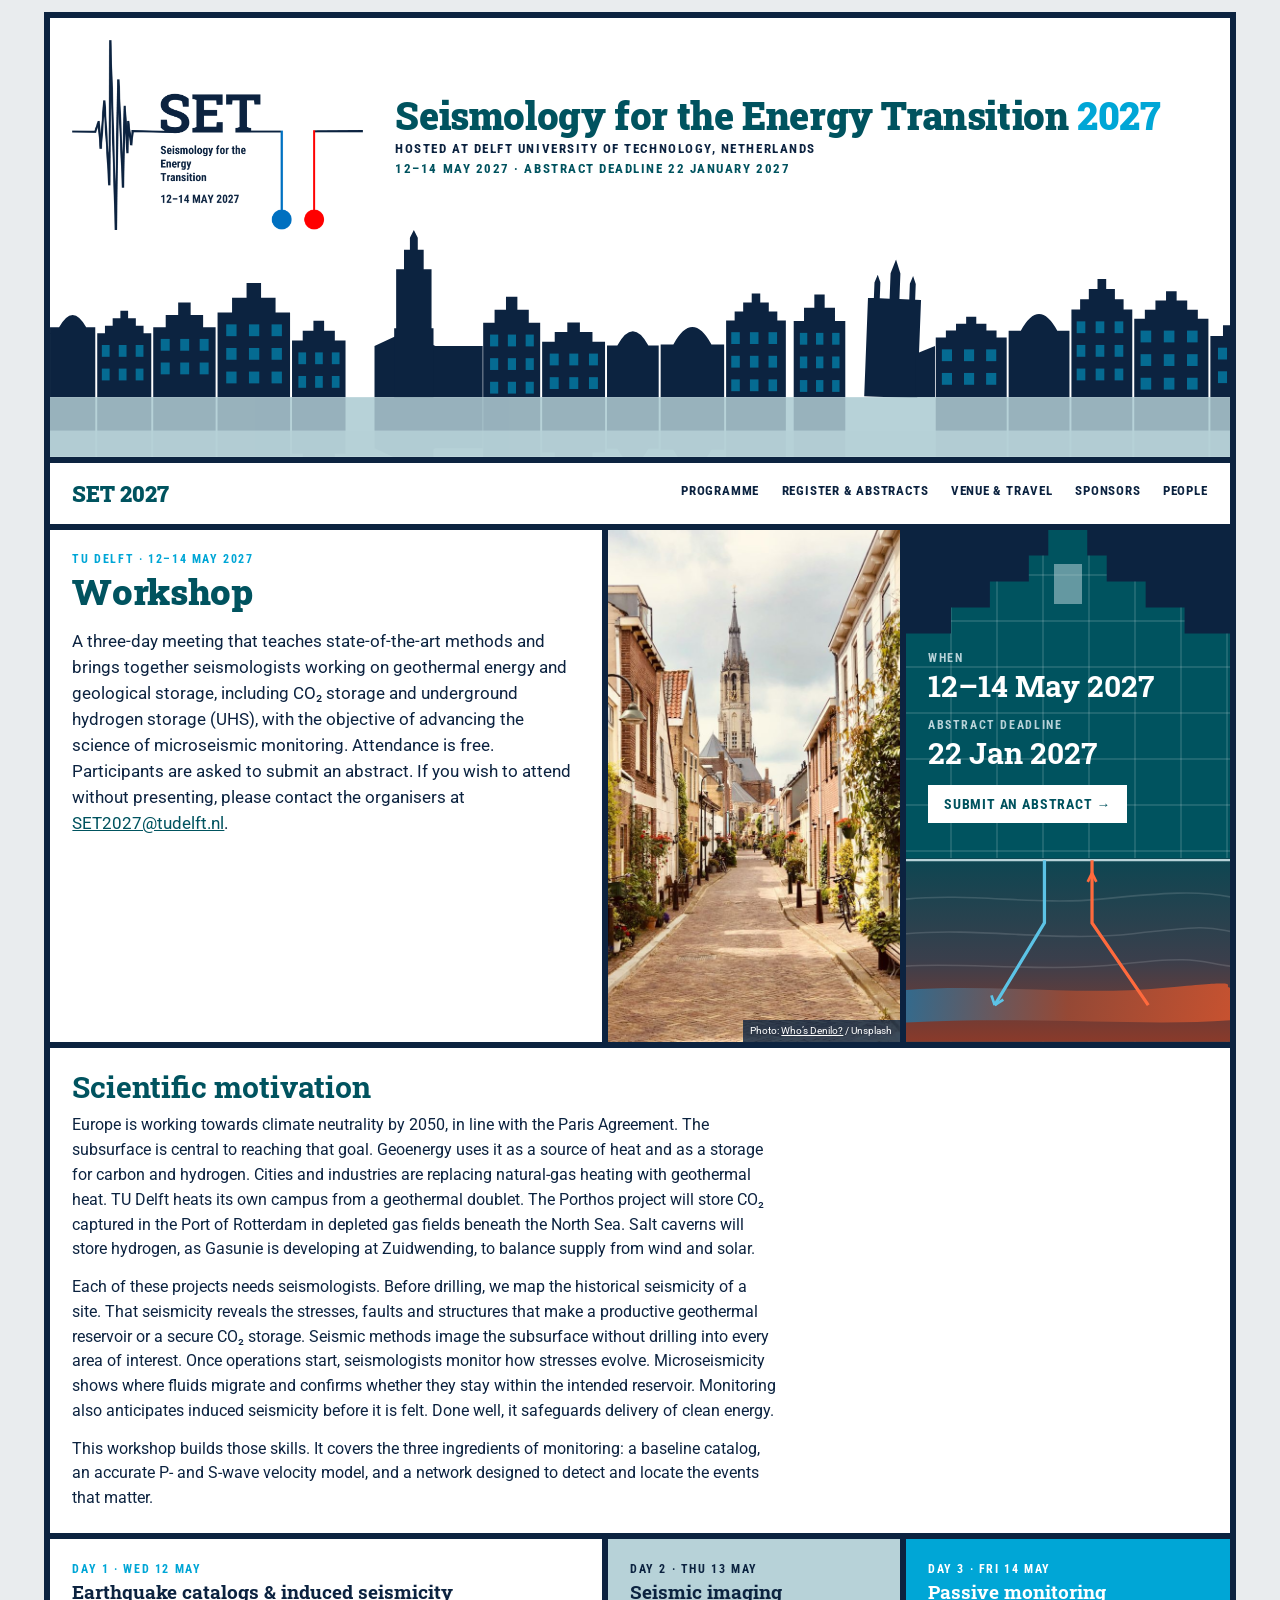
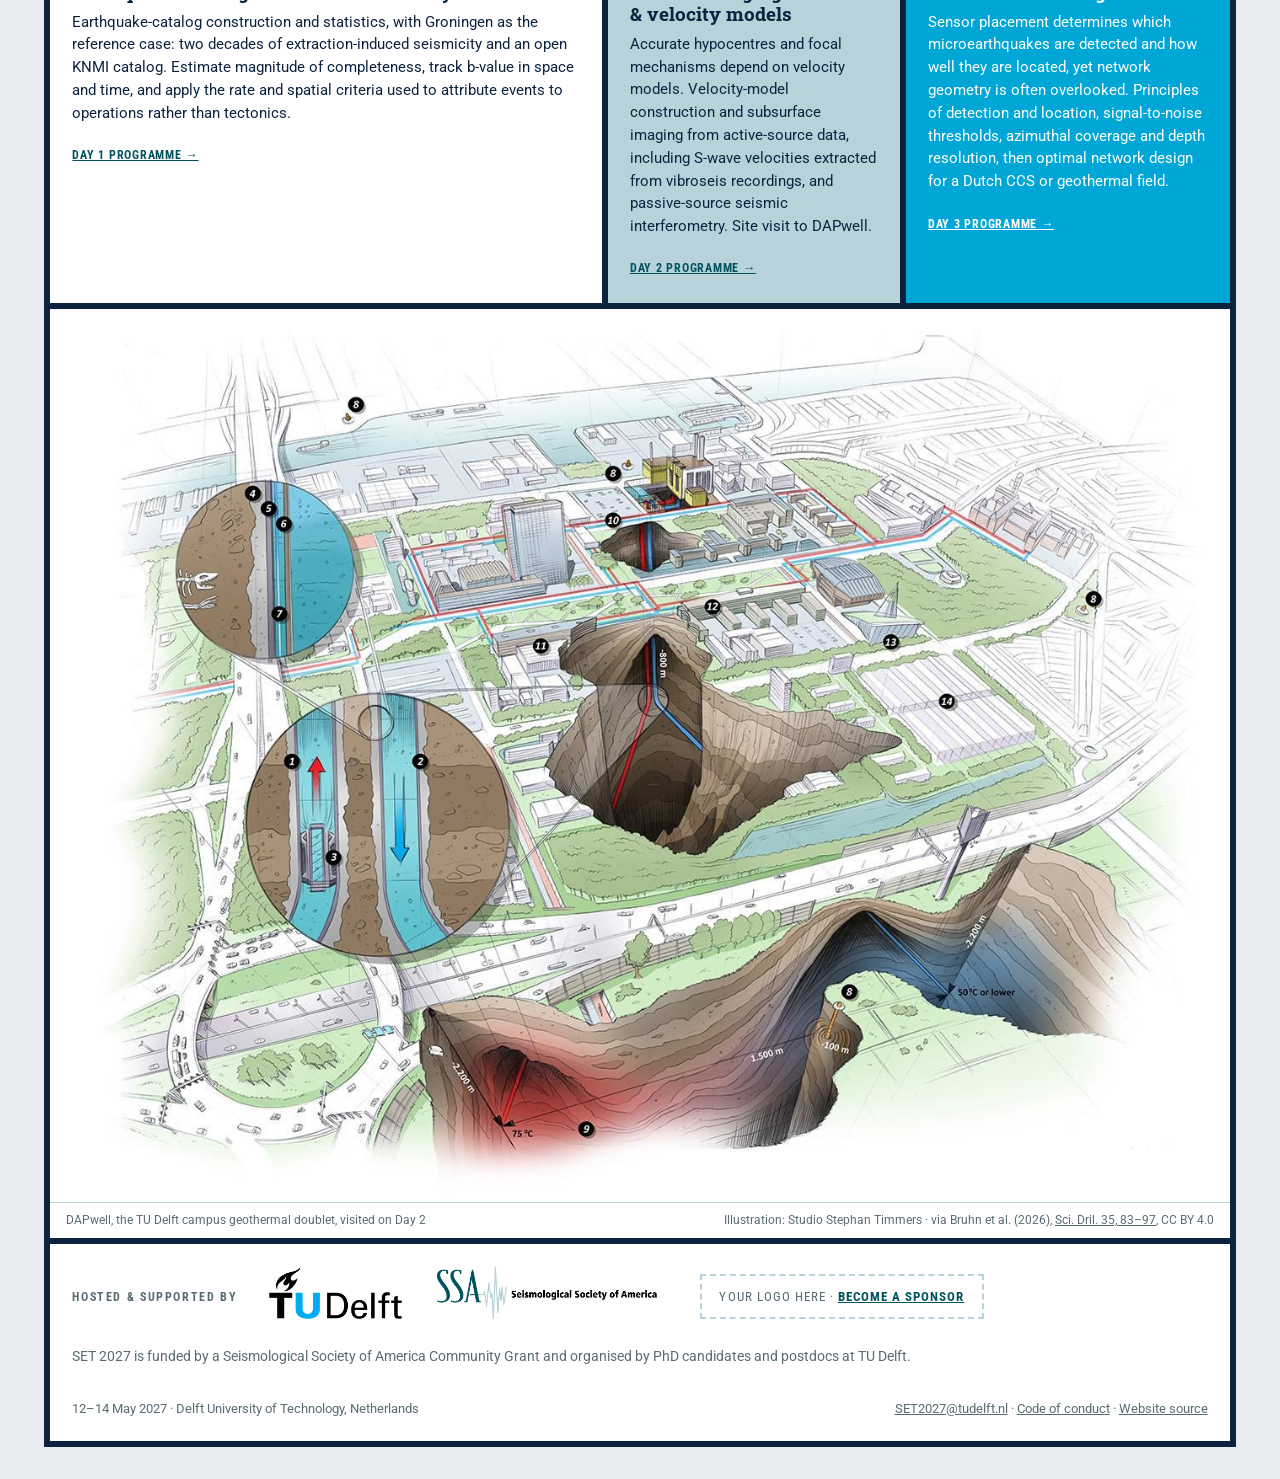
<file: index.html>
<!doctype html>
<html lang="en">
<head>
<meta charset="utf-8">
<meta name="viewport" content="width=device-width, initial-scale=1, viewport-fit=cover">
<title>SET 2027 · Seismology for the Energy Transition</title>
<meta name="description" content="Three-day workshop at TU Delft, 12–14 May 2027, on state-of-the-art microseismic monitoring methods for geothermal energy, CO₂ storage and underground hydrogen storage.">
<!-- HEAD:START -->
<link rel="preconnect" href="https://fonts.googleapis.com">
<link rel="preconnect" href="https://fonts.gstatic.com" crossorigin>
<link rel="stylesheet" href="https://fonts.googleapis.com/css2?family=Roboto+Slab:wght@400;700;900&family=Roboto+Condensed:wght@400;700&family=Roboto:wght@400;500&display=swap">
<link rel="stylesheet" href="assets/css/style.css">
<link rel="icon" href="assets/img/favicon.svg" type="image/svg+xml">
<!-- HEAD:END -->
</head>
<body>
<div class="page">
<div class="grid">
<!-- HEADER:START -->
<header class="cell full mast">
  <div class="name-block with-logo">
    <a class="logo" href="index.html"><img src="assets/img/set-logo.png" alt="SET, Seismology for the Energy Transition" width="1000" height="653"></a>
    <div class="mast-text">
      <a class="name" href="index.html">Seismology for the Energy Transition <span>2027</span></a>
      <div class="host">Hosted at Delft University of Technology, Netherlands</div>
      <div class="host when">12–14 May 2027 · Abstract deadline 22 January 2027</div>
    </div>
  </div>
  <svg class="skyline" viewBox="0 0 1200 230" role="img" aria-label="Delft skyline: canal houses with stepped gables, the Nieuwe Kerk spire and the leaning tower of the Oude Kerk, above a canal"></svg>
</header>
<nav class="cell full nav" aria-label="Main">
  <a class="home" href="index.html">SET 2027</a>
  <a class="link" href="programme.html">Programme</a>
  <a class="link" href="register.html">Register &amp; abstracts</a>
  <a class="link" href="venue.html">Venue &amp; travel</a>
  <a class="link" href="sponsors.html">Sponsors</a>
  <a class="link" href="people.html">People</a>
</nav>
<!-- HEADER:END -->
<main style="display:contents">
<section class="cell hero">
  <div class="k c">TU Delft · 12–14 May 2027</div>
  <h1>Workshop</h1>
  <p class="lede">A three-day meeting that teaches state-of-the-art methods and brings together seismologists working on geothermal energy and geological storage, including CO₂ storage and underground hydrogen storage (UHS), with the objective of advancing the science of microseismic monitoring. Attendance is free. Participants are asked to submit an abstract. If you wish to attend without presenting, please contact the organisers at <a href="mailto:SET2027@tudelft.nl">SET2027@tudelft.nl</a>.</p>
</section>
<figure class="cell photo">
  <img src="assets/img/delft-street.jpg" alt="Brick street in Delft lined with houses and plants, leading to the tower of the Nieuwe Kerk" width="800" height="1067">
  <figcaption>Photo: <a href="https://unsplash.com/photos/no-people-at-the-pathway-towards-white-concrete-church-aU9eXkfVxqw">Who’s Denilo?</a> / Unsplash</figcaption>
</figure>
<div class="cell gable"><div class="house geo">
  <div><div class="k">When</div><div class="v">12–14 May 2027</div></div>
  <div><div class="k">Abstract deadline</div><div class="v">22 Jan 2027</div></div>
  <a class="btn inv" href="https://forms.gle/yYgm2FRHC5Re2j4d9" target="_blank" rel="noopener">Submit an abstract →</a>
  <svg class="subsurface" viewBox="0 0 300 170" preserveAspectRatio="xMidYMin slice" role="img" aria-label="Cross-section of a geothermal doublet: an injection well and a production well reaching a warm reservoir at about 2.2 km depth">
    <defs>
      <linearGradient id="heat" x1="0" y1="0" x2="0" y2="1"><stop offset="0" stop-color="#0d4652"/><stop offset=".55" stop-color="#3a3f4c"/><stop offset="1" stop-color="#8a3a2a"/></linearGradient>
      <linearGradient id="res" x1="0" y1="0" x2="1" y2="0"><stop offset="0" stop-color="#2f6f95"/><stop offset=".5" stop-color="#9a4a35"/><stop offset="1" stop-color="#d0542f"/></linearGradient>
    </defs>
    <rect width="300" height="170" fill="url(#heat)"/>
    <path d="M0 2H300" stroke="#b7d2d8" stroke-width="2"/>
    <path d="M0 38C60 32 120 44 180 38S270 30 300 36" fill="none" stroke="#ffffff22" stroke-width="1.5"/>
    <path d="M0 70C70 64 140 78 210 70S280 64 300 68" fill="none" stroke="#ffffff22" stroke-width="1.5"/>
    <path d="M0 100C50 96 130 106 200 98S270 96 300 100" fill="none" stroke="#ffffff22" stroke-width="1.5"/>
    <path d="M0 122C80 116 160 128 240 120S290 118 300 120V150C220 156 120 146 0 152Z" fill="url(#res)" opacity=".9"/>
    <path d="M128 2V60L82 136" fill="none" stroke="#5cc3e6" stroke-width="3"/>
    <path d="M172 2V60L224 136" fill="none" stroke="#ff6a3d" stroke-width="3"/>
    <path d="M82 136l-3-9M82 136l8-5" stroke="#5cc3e6" stroke-width="2.5" fill="none"/>
    <path d="M172 14l-4 8M172 14l4 8" stroke="#ff6a3d" stroke-width="2.5" fill="none"/>
  </svg>
</div></div>

<section class="cell full prose">
  <h2>Scientific motivation</h2>
  <p>Europe is working towards climate neutrality by 2050, in line with the Paris Agreement. The subsurface is central to reaching that goal. Geoenergy uses it as a source of heat and as a storage for carbon and hydrogen. Cities and industries are replacing natural-gas heating with geothermal heat. TU Delft heats its own campus from a geothermal doublet. The Porthos project will store CO₂ captured in the Port of Rotterdam in depleted gas fields beneath the North Sea. Salt caverns will store hydrogen, as Gasunie is developing at Zuidwending, to balance supply from wind and solar.</p>
  <p>Each of these projects needs seismologists. Before drilling, we map the historical seismicity of a site. That seismicity reveals the stresses, faults and structures that make a productive geothermal reservoir or a secure CO₂ storage. Seismic methods image the subsurface without drilling into every area of interest. Once operations start, seismologists monitor how stresses evolve. Microseismicity shows where fluids migrate and confirms whether they stay within the intended reservoir. Monitoring also anticipates induced seismicity before it is felt. Done well, it safeguards delivery of clean energy.</p>
  <p>This workshop builds those skills. It covers the three ingredients of monitoring: a baseline catalog, an accurate P- and S-wave velocity model, and a network designed to detect and locate the events that matter.</p>
</section>

<article class="cell day">
  <div class="k c">Day 1 · Wed 12 May</div>
  <h3>Earthquake catalogs &amp; induced seismicity</h3>
  <p>Earthquake-catalog construction and statistics, with Groningen as the reference case: two decades of extraction-induced seismicity and an open KNMI catalog. Estimate magnitude of completeness, track b-value in space and time, and apply the rate and spatial criteria used to attribute events to operations rather than tectonics.</p>
  <a class="more" href="programme.html#day1">Day 1 programme →</a>
</article>
<article class="cell day mist">
  <div class="k">Day 2 · Thu 13 May</div>
  <h3>Seismic imaging &amp; velocity models</h3>
  <p>Accurate hypocentres and focal mechanisms depend on velocity models. Velocity-model construction and subsurface imaging from active-source data, including S-wave velocities extracted from vibroseis recordings, and passive-source seismic interferometry. Site visit to DAPwell.</p>
  <a class="more" href="programme.html#day2">Day 2 programme →</a>
</article>
<article class="cell day cyan">
  <div class="k">Day 3 · Fri 14 May</div>
  <h3>Passive monitoring</h3>
  <p>Sensor placement determines which microearthquakes are detected and how well they are located, yet network geometry is often overlooked. Principles of detection and location, signal-to-noise thresholds, azimuthal coverage and depth resolution, then optimal network design for a Dutch CCS or geothermal field.</p>
  <a class="more" href="programme.html#day3">Day 3 programme →</a>
</article>


<figure class="cell full fig">
  <img src="assets/img/dap-illustration.jpg" alt="Illustration of the TU Delft campus geothermal doublet: producer and injector wells reaching about 2,200 m depth, the heating grid and monitoring sensors" width="1400" height="1060" loading="lazy">
  <figcaption><span>DAPwell, the TU Delft campus geothermal doublet, visited on Day 2</span><span>Illustration: Studio Stephan Timmers · via Bruhn et al. (2026), <a href="https://doi.org/10.5194/sd-35-83-2026">Sci. Dril. 35, 83–97</a>, CC BY 4.0</span></figcaption>
</figure>
</main>
<!-- FOOTER:START -->
<footer class="cell full spon" id="sponsors-strip">
  <div class="k">Hosted &amp; supported by</div>
  <div class="logos">
    <a href="https://www.tudelft.nl/en/" rel="noopener"><img src="assets/img/tudelft-logo.png" alt="Delft University of Technology" width="133" height="52"></a>
    <a href="https://www.seismosoc.org/" rel="noopener"><img src="assets/img/ssa-logo.png" alt="Seismological Society of America" width="229" height="52"></a>
    <div class="slot-logo">Your logo here · <a href="sponsors.html">become a sponsor</a></div>
  </div>
  <p class="small full" style="grid-column:1/-1">SET 2027 is funded by a Seismological Society of America Community Grant and organised by PhD candidates and postdocs at TU Delft.</p>
  <div class="foot" style="grid-column:1/-1">
    <span>12–14 May 2027 · Delft University of Technology, Netherlands</span>
    <span><a href="mailto:SET2027@tudelft.nl">SET2027@tudelft.nl</a> · <a href="code-of-conduct.html">Code of conduct</a> · <a href="https://github.com/davidn182/Seismology-for-the-Energy-Transition">Website source</a></span>
  </div>
</footer>
<!-- FOOTER:END -->
</div>
</div>
<script src="assets/js/site.js"></script>
</body>
</html>
</file>
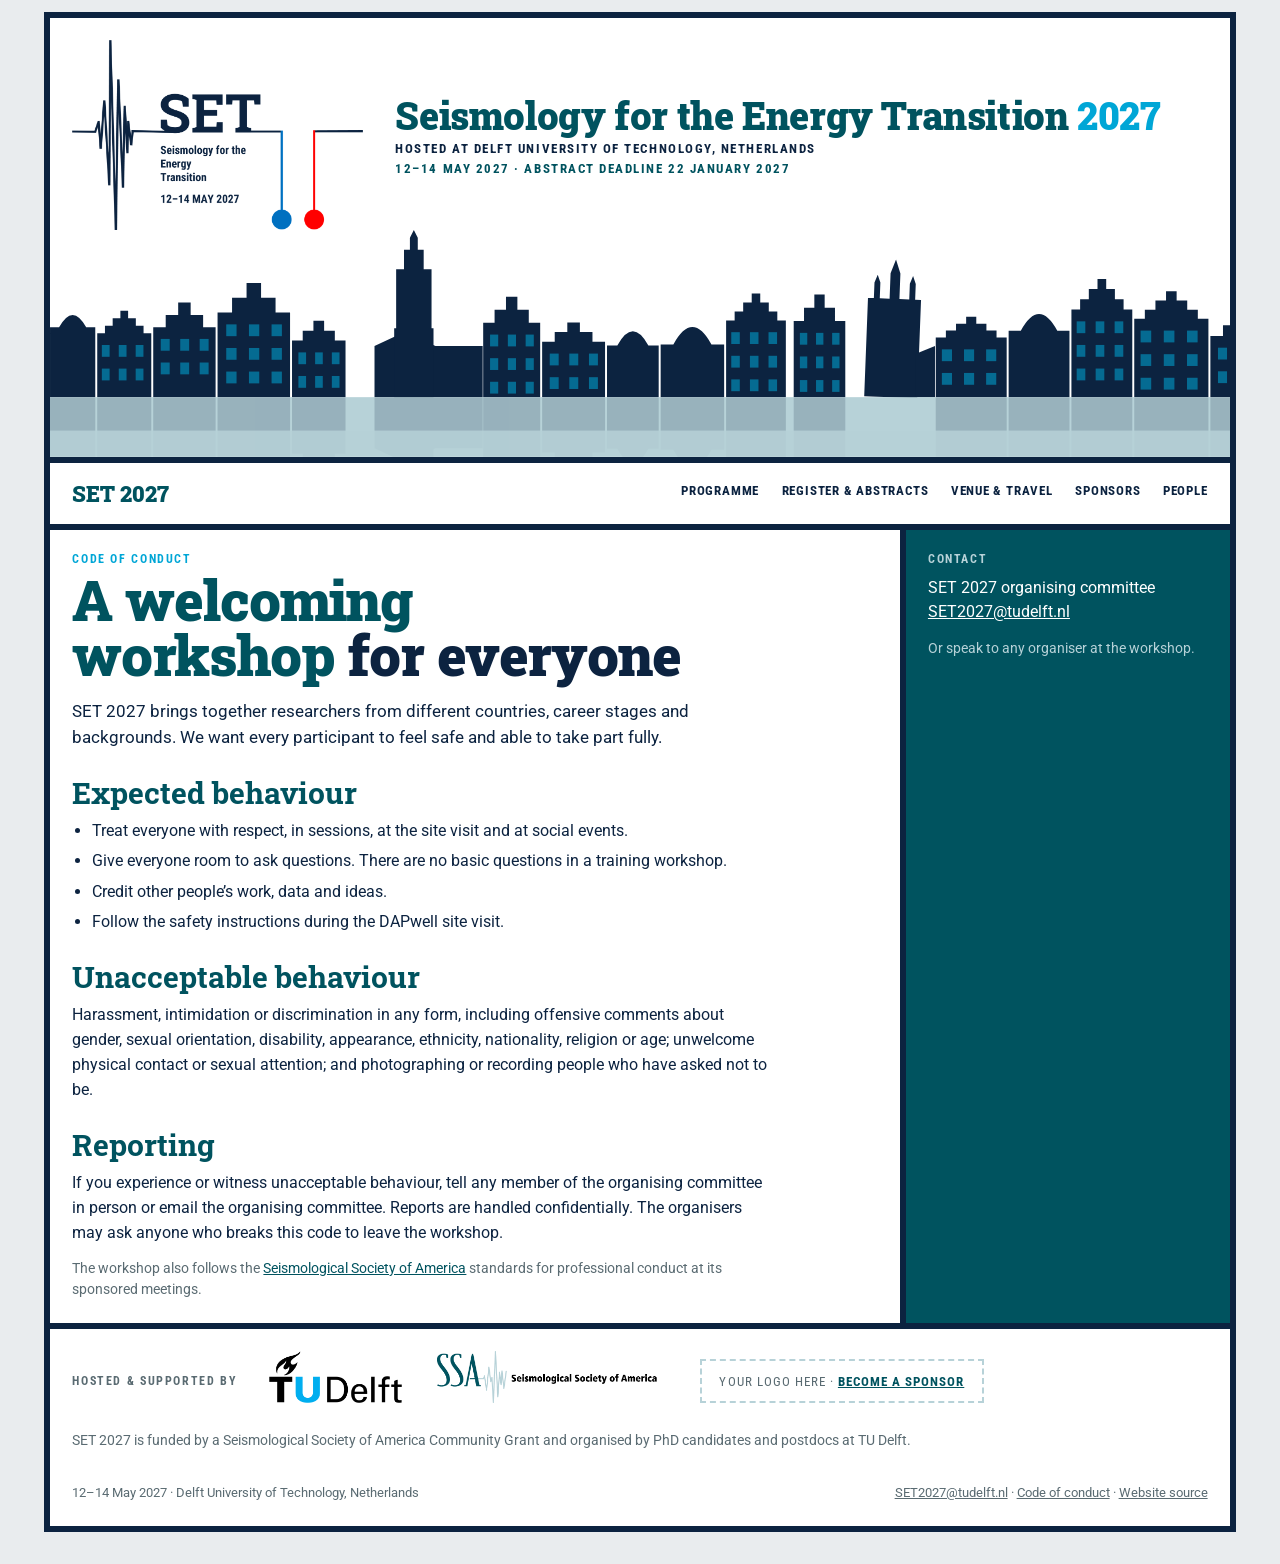
<file: code-of-conduct.html>
<!doctype html>
<html lang="en">
<head>
<meta charset="utf-8">
<meta name="viewport" content="width=device-width, initial-scale=1, viewport-fit=cover">
<title>Code of conduct · SET 2027</title>
<meta name="description" content="Code of conduct for the SET 2027 workshop.">
<!-- HEAD:START -->
<link rel="preconnect" href="https://fonts.googleapis.com">
<link rel="preconnect" href="https://fonts.gstatic.com" crossorigin>
<link rel="stylesheet" href="https://fonts.googleapis.com/css2?family=Roboto+Slab:wght@400;700;900&family=Roboto+Condensed:wght@400;700&family=Roboto:wght@400;500&display=swap">
<link rel="stylesheet" href="assets/css/style.css">
<link rel="icon" href="assets/img/favicon.svg" type="image/svg+xml">
<!-- HEAD:END -->
</head>
<body>
<div class="page">
<div class="grid">
<!-- HEADER:START -->
<header class="cell full mast">
  <div class="name-block with-logo">
    <a class="logo" href="index.html"><img src="assets/img/set-logo.png" alt="SET, Seismology for the Energy Transition" width="1000" height="653"></a>
    <div class="mast-text">
      <a class="name" href="index.html">Seismology for the Energy Transition <span>2027</span></a>
      <div class="host">Hosted at Delft University of Technology, Netherlands</div>
      <div class="host when">12–14 May 2027 · Abstract deadline 22 January 2027</div>
    </div>
  </div>
  <svg class="skyline" viewBox="0 0 1200 230" role="img" aria-label="Delft skyline: canal houses with stepped gables, the Nieuwe Kerk spire and the leaning tower of the Oude Kerk, above a canal"></svg>
</header>
<nav class="cell full nav" aria-label="Main">
  <a class="home" href="index.html">SET 2027</a>
  <a class="link" href="programme.html">Programme</a>
  <a class="link" href="register.html">Register &amp; abstracts</a>
  <a class="link" href="venue.html">Venue &amp; travel</a>
  <a class="link" href="sponsors.html">Sponsors</a>
  <a class="link" href="people.html">People</a>
</nav>
<!-- HEADER:END -->
<main style="display:contents">
<section class="cell span2 prose">
  <div class="k c">Code of conduct</div>
  <h1 style="margin-top:.4rem">A welcoming workshop <span>for everyone</span></h1>
  <p class="lede">SET 2027 brings together researchers from different countries, career stages and backgrounds. We want every participant to feel safe and able to take part fully.</p>
  <h2>Expected behaviour</h2>
  <ul>
    <li>Treat everyone with respect, in sessions, at the site visit and at social events.</li>
    <li>Give everyone room to ask questions. There are no basic questions in a training workshop.</li>
    <li>Credit other people’s work, data and ideas.</li>
    <li>Follow the safety instructions during the DAPwell site visit.</li>
  </ul>
  <h2>Unacceptable behaviour</h2>
  <p>Harassment, intimidation or discrimination in any form, including offensive comments about gender, sexual orientation, disability, appearance, ethnicity, nationality, religion or age; unwelcome physical contact or sexual attention; and photographing or recording people who have asked not to be.</p>
  <h2>Reporting</h2>
  <p>If you experience or witness unacceptable behaviour, tell any member of the organising committee in person or email the organising committee. Reports are handled confidentially. The organisers may ask anyone who breaks this code to leave the workshop.</p>
  <p class="small">The workshop also follows the <a href="https://www.seismosoc.org/">Seismological Society of America</a> standards for professional conduct at its sponsored meetings.</p>
</section>
<section class="cell teal">
  <div class="k" style="color:var(--mist)">Contact</div>
  <p style="margin-top:.6rem">SET 2027 organising committee<br><a href="mailto:SET2027@tudelft.nl">SET2027@tudelft.nl</a></p>
  <p class="small">Or speak to any organiser at the workshop.</p>
</section>
</main>
<!-- FOOTER:START -->
<footer class="cell full spon" id="sponsors-strip">
  <div class="k">Hosted &amp; supported by</div>
  <div class="logos">
    <a href="https://www.tudelft.nl/en/" rel="noopener"><img src="assets/img/tudelft-logo.png" alt="Delft University of Technology" width="133" height="52"></a>
    <a href="https://www.seismosoc.org/" rel="noopener"><img src="assets/img/ssa-logo.png" alt="Seismological Society of America" width="229" height="52"></a>
    <div class="slot-logo">Your logo here · <a href="sponsors.html">become a sponsor</a></div>
  </div>
  <p class="small full" style="grid-column:1/-1">SET 2027 is funded by a Seismological Society of America Community Grant and organised by PhD candidates and postdocs at TU Delft.</p>
  <div class="foot" style="grid-column:1/-1">
    <span>12–14 May 2027 · Delft University of Technology, Netherlands</span>
    <span><a href="mailto:SET2027@tudelft.nl">SET2027@tudelft.nl</a> · <a href="code-of-conduct.html">Code of conduct</a> · <a href="https://github.com/davidn182/Seismology-for-the-Energy-Transition">Website source</a></span>
  </div>
</footer>
<!-- FOOTER:END -->
</div>
</div>
<script src="assets/js/site.js"></script>
</body>
</html>
</file>
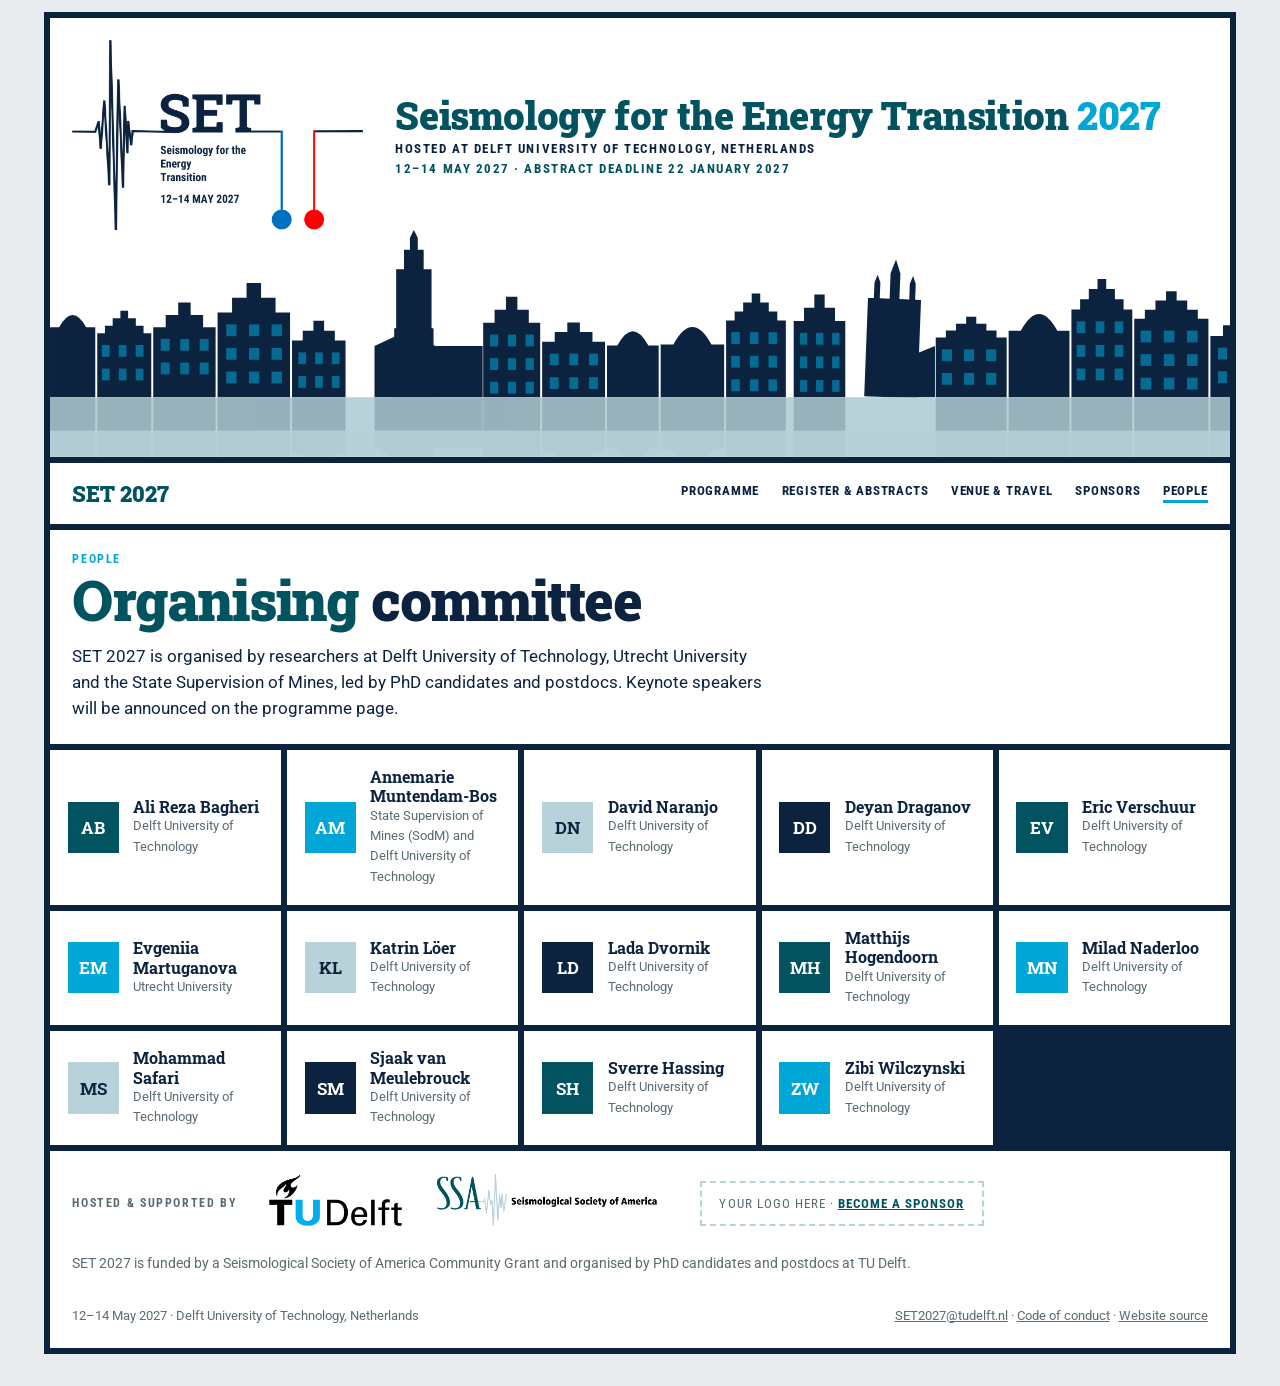
<file: people.html>
<!doctype html>
<html lang="en">
<head>
<meta charset="utf-8">
<meta name="viewport" content="width=device-width, initial-scale=1, viewport-fit=cover">
<title>People · SET 2027</title>
<meta name="description" content="The organising committee of the SET 2027 workshop at TU Delft.">
<!-- HEAD:START -->
<link rel="preconnect" href="https://fonts.googleapis.com">
<link rel="preconnect" href="https://fonts.gstatic.com" crossorigin>
<link rel="stylesheet" href="https://fonts.googleapis.com/css2?family=Roboto+Slab:wght@400;700;900&family=Roboto+Condensed:wght@400;700&family=Roboto:wght@400;500&display=swap">
<link rel="stylesheet" href="assets/css/style.css">
<link rel="icon" href="assets/img/favicon.svg" type="image/svg+xml">
<!-- HEAD:END -->
</head>
<body>
<div class="page">
<div class="grid">
<!-- HEADER:START -->
<header class="cell full mast">
  <div class="name-block with-logo">
    <a class="logo" href="index.html"><img src="assets/img/set-logo.png" alt="SET, Seismology for the Energy Transition" width="1000" height="653"></a>
    <div class="mast-text">
      <a class="name" href="index.html">Seismology for the Energy Transition <span>2027</span></a>
      <div class="host">Hosted at Delft University of Technology, Netherlands</div>
      <div class="host when">12–14 May 2027 · Abstract deadline 22 January 2027</div>
    </div>
  </div>
  <svg class="skyline" viewBox="0 0 1200 230" role="img" aria-label="Delft skyline: canal houses with stepped gables, the Nieuwe Kerk spire and the leaning tower of the Oude Kerk, above a canal"></svg>
</header>
<nav class="cell full nav" aria-label="Main">
  <a class="home" href="index.html">SET 2027</a>
  <a class="link" href="programme.html">Programme</a>
  <a class="link" href="register.html">Register &amp; abstracts</a>
  <a class="link" href="venue.html">Venue &amp; travel</a>
  <a class="link" href="sponsors.html">Sponsors</a>
  <a class="link" href="people.html" aria-current="page">People</a>
</nav>
<!-- HEADER:END -->
<main style="display:contents">
<section class="cell full prose">
  <div class="k c">People</div>
  <h1 style="margin-top:.4rem">Organising <span>committee</span></h1>
  <p class="lede">SET 2027 is organised by researchers at Delft University of Technology, Utrecht University and the State Supervision of Mines, led by PhD candidates and postdocs. Keynote speakers will be announced on the programme page.</p>
</section>
<section class="full people" style="grid-column:1/-1">
<div class="person"><div class="avatar" aria-hidden="true">AB</div><div><div class="nm">Ali Reza Bagheri</div><div class="rl">Delft University of Technology</div></div></div>
<div class="person"><div class="avatar" aria-hidden="true">AM</div><div><div class="nm">Annemarie Muntendam-Bos</div><div class="rl">State Supervision of Mines (SodM) and Delft University of Technology</div></div></div>
<div class="person"><div class="avatar" aria-hidden="true">DN</div><div><div class="nm">David Naranjo</div><div class="rl">Delft University of Technology</div></div></div>
<div class="person"><div class="avatar" aria-hidden="true">DD</div><div><div class="nm">Deyan Draganov</div><div class="rl">Delft University of Technology</div></div></div>
<div class="person"><div class="avatar" aria-hidden="true">EV</div><div><div class="nm">Eric Verschuur</div><div class="rl">Delft University of Technology</div></div></div>
<div class="person"><div class="avatar" aria-hidden="true">EM</div><div><div class="nm">Evgeniia Martuganova</div><div class="rl">Utrecht University</div></div></div>
<div class="person"><div class="avatar" aria-hidden="true">KL</div><div><div class="nm">Katrin Löer</div><div class="rl">Delft University of Technology</div></div></div>
<div class="person"><div class="avatar" aria-hidden="true">LD</div><div><div class="nm">Lada Dvornik</div><div class="rl">Delft University of Technology</div></div></div>
<div class="person"><div class="avatar" aria-hidden="true">MH</div><div><div class="nm">Matthijs Hogendoorn</div><div class="rl">Delft University of Technology</div></div></div>
<div class="person"><div class="avatar" aria-hidden="true">MN</div><div><div class="nm">Milad Naderloo</div><div class="rl">Delft University of Technology</div></div></div>
<div class="person"><div class="avatar" aria-hidden="true">MS</div><div><div class="nm">Mohammad Safari</div><div class="rl">Delft University of Technology</div></div></div>
<div class="person"><div class="avatar" aria-hidden="true">SM</div><div><div class="nm">Sjaak van Meulebrouck</div><div class="rl">Delft University of Technology</div></div></div>
<div class="person"><div class="avatar" aria-hidden="true">SH</div><div><div class="nm">Sverre Hassing</div><div class="rl">Delft University of Technology</div></div></div>
<div class="person"><div class="avatar" aria-hidden="true">ZW</div><div><div class="nm">Zibi Wilczynski</div><div class="rl">Delft University of Technology</div></div></div>
</section>
</main>
<!-- FOOTER:START -->
<footer class="cell full spon" id="sponsors-strip">
  <div class="k">Hosted &amp; supported by</div>
  <div class="logos">
    <a href="https://www.tudelft.nl/en/" rel="noopener"><img src="assets/img/tudelft-logo.png" alt="Delft University of Technology" width="133" height="52"></a>
    <a href="https://www.seismosoc.org/" rel="noopener"><img src="assets/img/ssa-logo.png" alt="Seismological Society of America" width="229" height="52"></a>
    <div class="slot-logo">Your logo here · <a href="sponsors.html">become a sponsor</a></div>
  </div>
  <p class="small full" style="grid-column:1/-1">SET 2027 is funded by a Seismological Society of America Community Grant and organised by PhD candidates and postdocs at TU Delft.</p>
  <div class="foot" style="grid-column:1/-1">
    <span>12–14 May 2027 · Delft University of Technology, Netherlands</span>
    <span><a href="mailto:SET2027@tudelft.nl">SET2027@tudelft.nl</a> · <a href="code-of-conduct.html">Code of conduct</a> · <a href="https://github.com/davidn182/Seismology-for-the-Energy-Transition">Website source</a></span>
  </div>
</footer>
<!-- FOOTER:END -->
</div>
</div>
<script src="assets/js/site.js"></script>
</body>
</html>
</file>
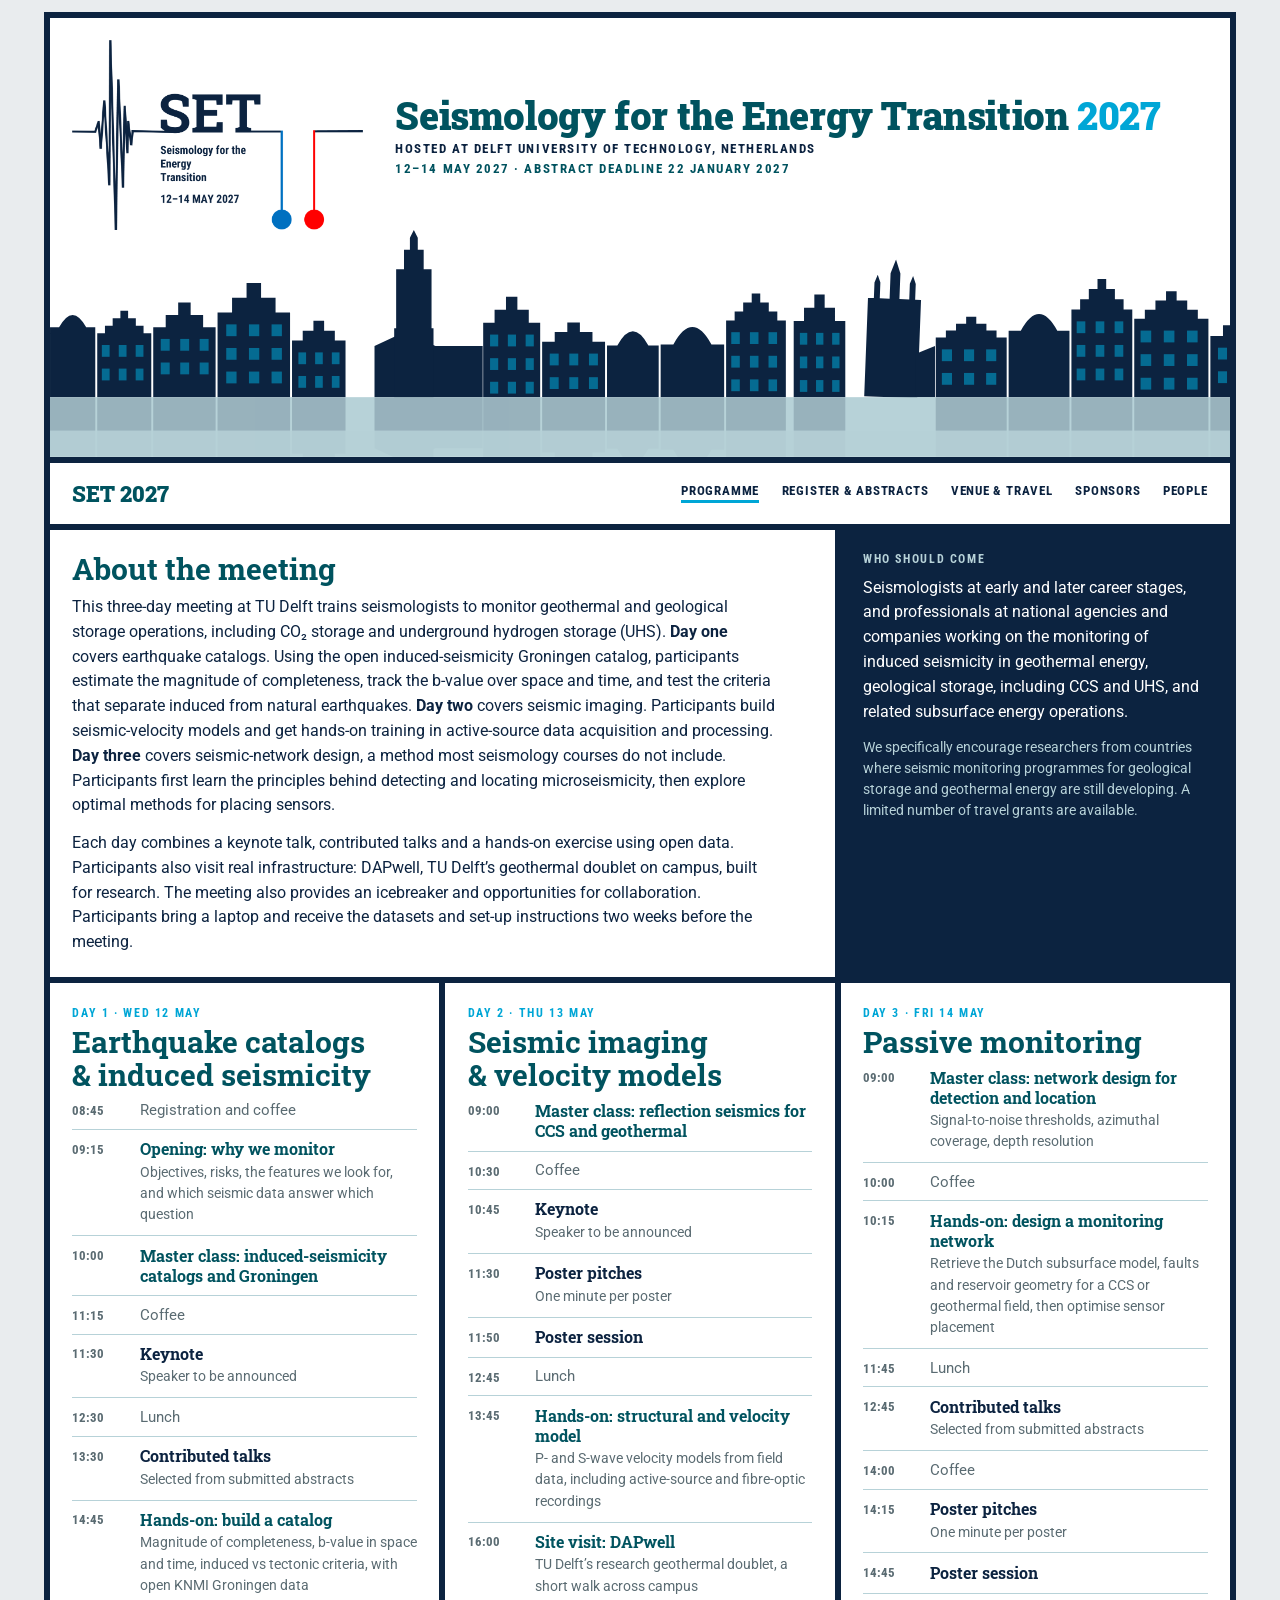
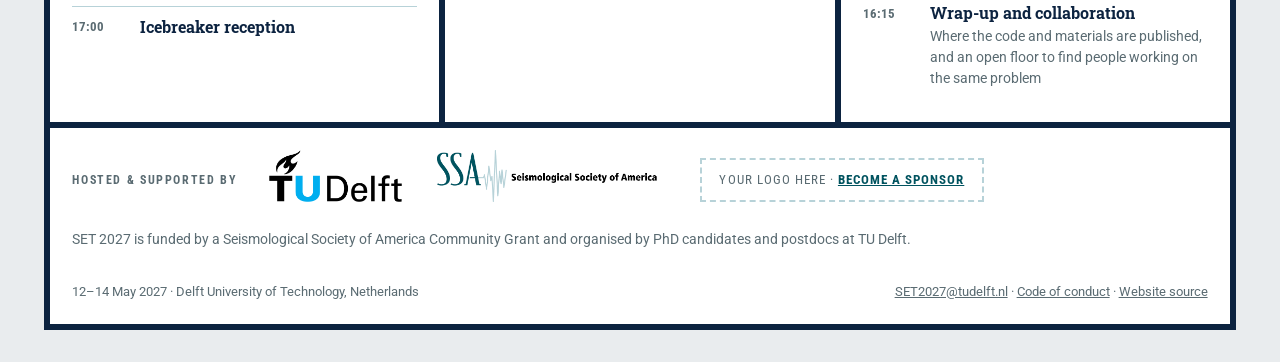
<file: programme.html>
<!doctype html>
<html lang="en">
<head>
<meta charset="utf-8">
<meta name="viewport" content="width=device-width, initial-scale=1, viewport-fit=cover">
<title>Programme · SET 2027</title>
<meta name="description" content="Day-by-day programme of the SET 2027 workshop at TU Delft, 12–14 May 2027.">
<!-- HEAD:START -->
<link rel="preconnect" href="https://fonts.googleapis.com">
<link rel="preconnect" href="https://fonts.gstatic.com" crossorigin>
<link rel="stylesheet" href="https://fonts.googleapis.com/css2?family=Roboto+Slab:wght@400;700;900&family=Roboto+Condensed:wght@400;700&family=Roboto:wght@400;500&display=swap">
<link rel="stylesheet" href="assets/css/style.css">
<link rel="icon" href="assets/img/favicon.svg" type="image/svg+xml">
<!-- HEAD:END -->
</head>
<body>
<div class="page">
<div class="grid even">
<!-- HEADER:START -->
<header class="cell full mast">
  <div class="name-block with-logo">
    <a class="logo" href="index.html"><img src="assets/img/set-logo.png" alt="SET, Seismology for the Energy Transition" width="1000" height="653"></a>
    <div class="mast-text">
      <a class="name" href="index.html">Seismology for the Energy Transition <span>2027</span></a>
      <div class="host">Hosted at Delft University of Technology, Netherlands</div>
      <div class="host when">12–14 May 2027 · Abstract deadline 22 January 2027</div>
    </div>
  </div>
  <svg class="skyline" viewBox="0 0 1200 230" role="img" aria-label="Delft skyline: canal houses with stepped gables, the Nieuwe Kerk spire and the leaning tower of the Oude Kerk, above a canal"></svg>
</header>
<nav class="cell full nav" aria-label="Main">
  <a class="home" href="index.html">SET 2027</a>
  <a class="link" href="programme.html" aria-current="page">Programme</a>
  <a class="link" href="register.html">Register &amp; abstracts</a>
  <a class="link" href="venue.html">Venue &amp; travel</a>
  <a class="link" href="sponsors.html">Sponsors</a>
  <a class="link" href="people.html">People</a>
</nav>
<!-- HEADER:END -->
<main style="display:contents">
<section class="cell span2 prose">
  <h2>About the meeting</h2>
  <p>This three-day meeting at TU Delft trains seismologists to monitor geothermal and geological storage operations, including CO₂ storage and underground hydrogen storage (UHS). <strong>Day one</strong> covers earthquake catalogs. Using the open induced-seismicity Groningen catalog, participants estimate the magnitude of completeness, track the b-value over space and time, and test the criteria that separate induced from natural earthquakes. <strong>Day two</strong> covers seismic imaging. Participants build seismic-velocity models and get hands-on training in active-source data acquisition and processing. <strong>Day three</strong> covers seismic-network design, a method most seismology courses do not include. Participants first learn the principles behind detecting and locating microseismicity, then explore optimal methods for placing sensors.</p>
  <p>Each day combines a keynote talk, contributed talks and a hands-on exercise using open data. Participants also visit real infrastructure: DAPwell, TU Delft’s geothermal doublet on campus, built for research. The meeting also provides an icebreaker and opportunities for collaboration. Participants bring a laptop and receive the datasets and set-up instructions two weeks before the meeting.</p>
</section>
<section class="cell navyc">
  <div class="k" style="color:var(--mist)">Who should come</div>
  <p style="margin-top:.6rem">Seismologists at early and later career stages, and professionals at national agencies and companies working on the monitoring of induced seismicity in geothermal energy, geological storage, including CCS and UHS, and related subsurface energy operations.</p>
  <p class="small">We specifically encourage researchers from countries where seismic monitoring programmes for geological storage and geothermal energy are still developing. A limited number of travel grants are available.</p>
</section>
<section class="cell" id="day1">
  <div class="dayhead"><div class="k c">Day 1 · Wed 12 May</div><h2>Earthquake catalogs &amp; induced seismicity</h2></div>
  <ul class="slots">
<li class="slot brk"><time>08:45</time><div><div class="t">Registration and coffee</div></div></li>
<li class="slot key"><time>09:15</time><div><div class="t">Opening: why we monitor</div><div class="s">Objectives, risks, the features we look for, and which seismic data answer which question</div></div></li>
<li class="slot key"><time>10:00</time><div><div class="t">Master class: induced-seismicity catalogs and Groningen</div></div></li>
<li class="slot brk"><time>11:15</time><div><div class="t">Coffee</div></div></li>
<li class="slot "><time>11:30</time><div><div class="t">Keynote</div><div class="s">Speaker to be announced</div></div></li>
<li class="slot brk"><time>12:30</time><div><div class="t">Lunch</div></div></li>
<li class="slot "><time>13:30</time><div><div class="t">Contributed talks</div><div class="s">Selected from submitted abstracts</div></div></li>
<li class="slot key"><time>14:45</time><div><div class="t">Hands-on: build a catalog</div><div class="s">Magnitude of completeness, b-value in space and time, induced vs tectonic criteria, with open KNMI Groningen data</div></div></li>
<li class="slot "><time>17:00</time><div><div class="t">Icebreaker reception</div></div></li>
</ul>
</section>
<section class="cell" id="day2">
  <div class="dayhead"><div class="k c">Day 2 · Thu 13 May</div><h2>Seismic imaging &amp; velocity models</h2></div>
  <ul class="slots">
<li class="slot key"><time>09:00</time><div><div class="t">Master class: reflection seismics for CCS and geothermal</div></div></li>
<li class="slot brk"><time>10:30</time><div><div class="t">Coffee</div></div></li>
<li class="slot "><time>10:45</time><div><div class="t">Keynote</div><div class="s">Speaker to be announced</div></div></li>
<li class="slot "><time>11:30</time><div><div class="t">Poster pitches</div><div class="s">One minute per poster</div></div></li>
<li class="slot "><time>11:50</time><div><div class="t">Poster session</div></div></li>
<li class="slot brk"><time>12:45</time><div><div class="t">Lunch</div></div></li>
<li class="slot key"><time>13:45</time><div><div class="t">Hands-on: structural and velocity model</div><div class="s">P- and S-wave velocity models from field data, including active-source and fibre-optic recordings</div></div></li>
<li class="slot key"><time>16:00</time><div><div class="t">Site visit: DAPwell</div><div class="s">TU Delft’s research geothermal doublet, a short walk across campus</div></div></li>
</ul>
</section>
<section class="cell" id="day3">
  <div class="dayhead"><div class="k c">Day 3 · Fri 14 May</div><h2>Passive monitoring</h2></div>
  <ul class="slots">
<li class="slot key"><time>09:00</time><div><div class="t">Master class: network design for detection and location</div><div class="s">Signal-to-noise thresholds, azimuthal coverage, depth resolution</div></div></li>
<li class="slot brk"><time>10:00</time><div><div class="t">Coffee</div></div></li>
<li class="slot key"><time>10:15</time><div><div class="t">Hands-on: design a monitoring network</div><div class="s">Retrieve the Dutch subsurface model, faults and reservoir geometry for a CCS or geothermal field, then optimise sensor placement</div></div></li>
<li class="slot brk"><time>11:45</time><div><div class="t">Lunch</div></div></li>
<li class="slot "><time>12:45</time><div><div class="t">Contributed talks</div><div class="s">Selected from submitted abstracts</div></div></li>
<li class="slot brk"><time>14:00</time><div><div class="t">Coffee</div></div></li>
<li class="slot "><time>14:15</time><div><div class="t">Poster pitches</div><div class="s">One minute per poster</div></div></li>
<li class="slot "><time>14:45</time><div><div class="t">Poster session</div></div></li>
<li class="slot "><time>16:15</time><div><div class="t">Wrap-up and collaboration</div><div class="s">Where the code and materials are published, and an open floor to find people working on the same problem</div></div></li>
</ul>
</section>
</main>
<!-- FOOTER:START -->
<footer class="cell full spon" id="sponsors-strip">
  <div class="k">Hosted &amp; supported by</div>
  <div class="logos">
    <a href="https://www.tudelft.nl/en/" rel="noopener"><img src="assets/img/tudelft-logo.png" alt="Delft University of Technology" width="133" height="52"></a>
    <a href="https://www.seismosoc.org/" rel="noopener"><img src="assets/img/ssa-logo.png" alt="Seismological Society of America" width="229" height="52"></a>
    <div class="slot-logo">Your logo here · <a href="sponsors.html">become a sponsor</a></div>
  </div>
  <p class="small full" style="grid-column:1/-1">SET 2027 is funded by a Seismological Society of America Community Grant and organised by PhD candidates and postdocs at TU Delft.</p>
  <div class="foot" style="grid-column:1/-1">
    <span>12–14 May 2027 · Delft University of Technology, Netherlands</span>
    <span><a href="mailto:SET2027@tudelft.nl">SET2027@tudelft.nl</a> · <a href="code-of-conduct.html">Code of conduct</a> · <a href="https://github.com/davidn182/Seismology-for-the-Energy-Transition">Website source</a></span>
  </div>
</footer>
<!-- FOOTER:END -->
</div>
</div>
<script src="assets/js/site.js"></script>
</body>
</html>
</file>
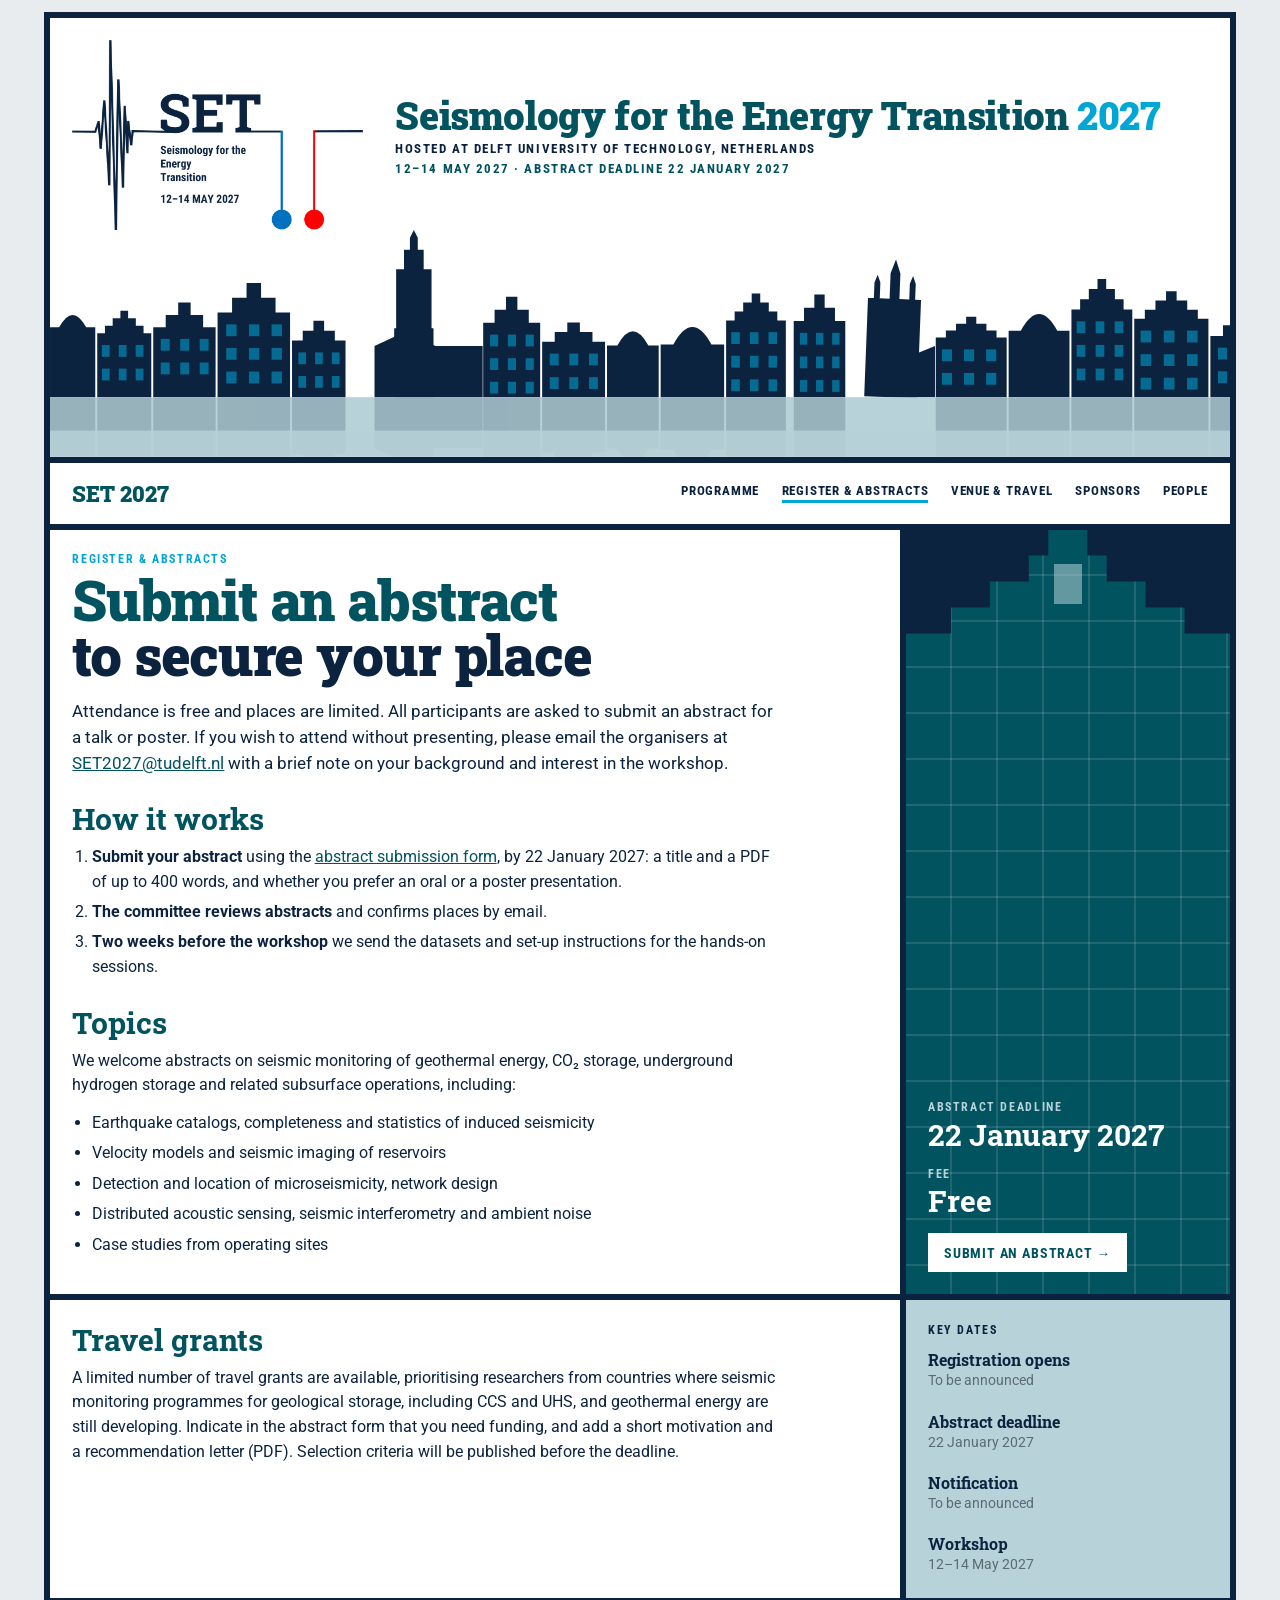
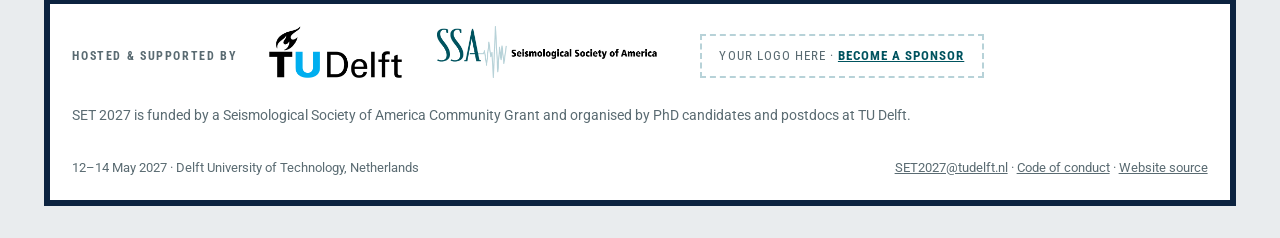
<file: register.html>
<!doctype html>
<html lang="en">
<head>
<meta charset="utf-8">
<meta name="viewport" content="width=device-width, initial-scale=1, viewport-fit=cover">
<title>Register & abstracts · SET 2027</title>
<meta name="description" content="How to register and submit an abstract for the SET 2027 workshop at TU Delft.">
<!-- HEAD:START -->
<link rel="preconnect" href="https://fonts.googleapis.com">
<link rel="preconnect" href="https://fonts.gstatic.com" crossorigin>
<link rel="stylesheet" href="https://fonts.googleapis.com/css2?family=Roboto+Slab:wght@400;700;900&family=Roboto+Condensed:wght@400;700&family=Roboto:wght@400;500&display=swap">
<link rel="stylesheet" href="assets/css/style.css">
<link rel="icon" href="assets/img/favicon.svg" type="image/svg+xml">
<!-- HEAD:END -->
</head>
<body>
<div class="page">
<div class="grid">
<!-- HEADER:START -->
<header class="cell full mast">
  <div class="name-block with-logo">
    <a class="logo" href="index.html"><img src="assets/img/set-logo.png" alt="SET, Seismology for the Energy Transition" width="1000" height="653"></a>
    <div class="mast-text">
      <a class="name" href="index.html">Seismology for the Energy Transition <span>2027</span></a>
      <div class="host">Hosted at Delft University of Technology, Netherlands</div>
      <div class="host when">12–14 May 2027 · Abstract deadline 22 January 2027</div>
    </div>
  </div>
  <svg class="skyline" viewBox="0 0 1200 230" role="img" aria-label="Delft skyline: canal houses with stepped gables, the Nieuwe Kerk spire and the leaning tower of the Oude Kerk, above a canal"></svg>
</header>
<nav class="cell full nav" aria-label="Main">
  <a class="home" href="index.html">SET 2027</a>
  <a class="link" href="programme.html">Programme</a>
  <a class="link" href="register.html" aria-current="page">Register &amp; abstracts</a>
  <a class="link" href="venue.html">Venue &amp; travel</a>
  <a class="link" href="sponsors.html">Sponsors</a>
  <a class="link" href="people.html">People</a>
</nav>
<!-- HEADER:END -->
<main style="display:contents">
<section class="cell span2 prose">
  <div class="k c">Register &amp; abstracts</div>
  <h1 style="margin-top:.4rem">Submit an abstract <span>to secure your place</span></h1>
  <p class="lede">Attendance is free and places are limited. All participants are asked to submit an abstract for a talk or poster. If you wish to attend without presenting, please email the organisers at <a href="mailto:SET2027@tudelft.nl">SET2027@tudelft.nl</a> with a brief note on your background and interest in the workshop.</p>
  <h2>How it works</h2>
  <ol>
    <li><strong>Submit your abstract</strong> using the <a href="https://forms.gle/yYgm2FRHC5Re2j4d9" target="_blank" rel="noopener">abstract submission form</a>, by 22 January 2027: a title and a PDF of up to 400 words, and whether you prefer an oral or a poster presentation.</li>
    <li><strong>The committee reviews abstracts</strong> and confirms places by email.</li>
    <li><strong>Two weeks before the workshop</strong> we send the datasets and set-up instructions for the hands-on sessions.</li>
  </ol>
  <h2>Topics</h2>
  <p>We welcome abstracts on seismic monitoring of geothermal energy, CO₂ storage, underground hydrogen storage and related subsurface operations, including:</p>
  <ul>
    <li>Earthquake catalogs, completeness and statistics of induced seismicity</li>
    <li>Velocity models and seismic imaging of reservoirs</li>
    <li>Detection and location of microseismicity, network design</li>
    <li>Distributed acoustic sensing, seismic interferometry and ambient noise</li>
    <li>Case studies from operating sites</li>
  </ul>
</section>
<section class="cell gable"><div class="house">
  <div><div class="k">Abstract deadline</div><div class="v">22 January 2027</div></div>
  <div><div class="k">Fee</div><div class="v">Free</div></div>
  <a class="btn inv" href="https://forms.gle/yYgm2FRHC5Re2j4d9" target="_blank" rel="noopener">Submit an abstract →</a>
</div></section>

<section class="cell span2 prose" id="travel-grants">
  <h2>Travel grants</h2>
  <p>A limited number of travel grants are available, prioritising researchers from countries where seismic monitoring programmes for geological storage, including CCS and UHS, and geothermal energy are still developing. Indicate in the abstract form that you need funding, and add a short motivation and a recommendation letter (PDF). Selection criteria will be published before the deadline.</p>
</section>
<section class="cell mist">
  <div class="k">Key dates</div>
  <div class="facts" style="margin-top:.8rem">
    <div><div class="t" style="font:700 1rem var(--f-disp)">Registration opens</div><div class="small">To be announced</div></div>
    <div><div class="t" style="font:700 1rem var(--f-disp)">Abstract deadline</div><div class="small">22 January 2027</div></div>
    <div><div class="t" style="font:700 1rem var(--f-disp)">Notification</div><div class="small">To be announced</div></div>
    <div><div class="t" style="font:700 1rem var(--f-disp)">Workshop</div><div class="small">12–14 May 2027</div></div>
  </div>
</section>
</main>
<!-- FOOTER:START -->
<footer class="cell full spon" id="sponsors-strip">
  <div class="k">Hosted &amp; supported by</div>
  <div class="logos">
    <a href="https://www.tudelft.nl/en/" rel="noopener"><img src="assets/img/tudelft-logo.png" alt="Delft University of Technology" width="133" height="52"></a>
    <a href="https://www.seismosoc.org/" rel="noopener"><img src="assets/img/ssa-logo.png" alt="Seismological Society of America" width="229" height="52"></a>
    <div class="slot-logo">Your logo here · <a href="sponsors.html">become a sponsor</a></div>
  </div>
  <p class="small full" style="grid-column:1/-1">SET 2027 is funded by a Seismological Society of America Community Grant and organised by PhD candidates and postdocs at TU Delft.</p>
  <div class="foot" style="grid-column:1/-1">
    <span>12–14 May 2027 · Delft University of Technology, Netherlands</span>
    <span><a href="mailto:SET2027@tudelft.nl">SET2027@tudelft.nl</a> · <a href="code-of-conduct.html">Code of conduct</a> · <a href="https://github.com/davidn182/Seismology-for-the-Energy-Transition">Website source</a></span>
  </div>
</footer>
<!-- FOOTER:END -->
</div>
</div>
<script src="assets/js/site.js"></script>
</body>
</html>
</file>
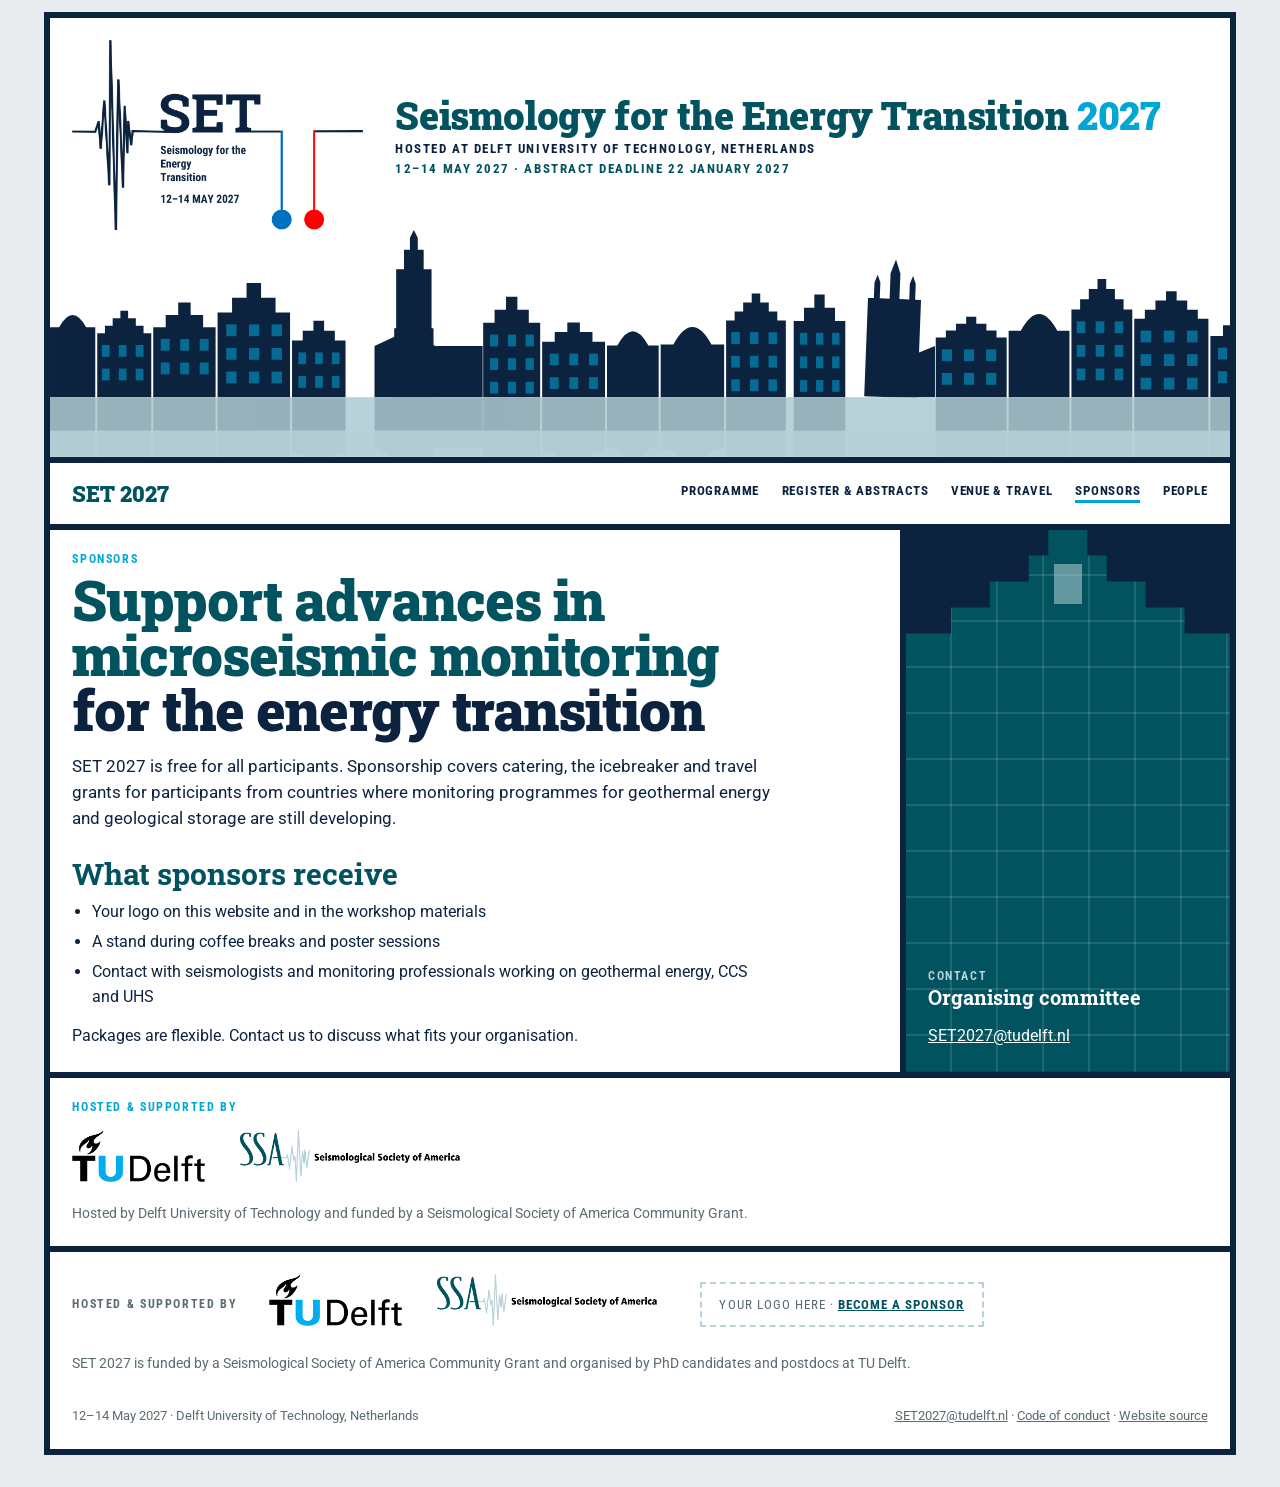
<file: sponsors.html>
<!doctype html>
<html lang="en">
<head>
<meta charset="utf-8">
<meta name="viewport" content="width=device-width, initial-scale=1, viewport-fit=cover">
<title>Sponsors · SET 2027</title>
<meta name="description" content="Sponsor the SET 2027 workshop on seismic monitoring for the energy transition.">
<!-- HEAD:START -->
<link rel="preconnect" href="https://fonts.googleapis.com">
<link rel="preconnect" href="https://fonts.gstatic.com" crossorigin>
<link rel="stylesheet" href="https://fonts.googleapis.com/css2?family=Roboto+Slab:wght@400;700;900&family=Roboto+Condensed:wght@400;700&family=Roboto:wght@400;500&display=swap">
<link rel="stylesheet" href="assets/css/style.css">
<link rel="icon" href="assets/img/favicon.svg" type="image/svg+xml">
<!-- HEAD:END -->
</head>
<body>
<div class="page">
<div class="grid">
<!-- HEADER:START -->
<header class="cell full mast">
  <div class="name-block with-logo">
    <a class="logo" href="index.html"><img src="assets/img/set-logo.png" alt="SET, Seismology for the Energy Transition" width="1000" height="653"></a>
    <div class="mast-text">
      <a class="name" href="index.html">Seismology for the Energy Transition <span>2027</span></a>
      <div class="host">Hosted at Delft University of Technology, Netherlands</div>
      <div class="host when">12–14 May 2027 · Abstract deadline 22 January 2027</div>
    </div>
  </div>
  <svg class="skyline" viewBox="0 0 1200 230" role="img" aria-label="Delft skyline: canal houses with stepped gables, the Nieuwe Kerk spire and the leaning tower of the Oude Kerk, above a canal"></svg>
</header>
<nav class="cell full nav" aria-label="Main">
  <a class="home" href="index.html">SET 2027</a>
  <a class="link" href="programme.html">Programme</a>
  <a class="link" href="register.html">Register &amp; abstracts</a>
  <a class="link" href="venue.html">Venue &amp; travel</a>
  <a class="link" href="sponsors.html" aria-current="page">Sponsors</a>
  <a class="link" href="people.html">People</a>
</nav>
<!-- HEADER:END -->
<main style="display:contents">
<section class="cell span2 prose">
  <div class="k c">Sponsors</div>
  <h1 style="margin-top:.4rem">Support advances in microseismic monitoring <span>for the energy transition</span></h1>
  <p class="lede">SET 2027 is free for all participants. Sponsorship covers catering, the icebreaker and travel grants for participants from countries where monitoring programmes for geothermal energy and geological storage are still developing.</p>
  <h2>What sponsors receive</h2>
  <ul>
    <li>Your logo on this website and in the workshop materials</li>
    <li>A stand during coffee breaks and poster sessions</li>
    <li>Contact with seismologists and monitoring professionals working on geothermal energy, CCS and UHS</li>
  </ul>
  <p>Packages are flexible. Contact us to discuss what fits your organisation.</p>
</section>
<section class="cell gable"><div class="house">
  <div><div class="k">Contact</div><div class="v" style="font-size:1.25rem">Organising committee</div></div>
  <p style="margin:0"><a href="mailto:SET2027@tudelft.nl" style="color:#fff">SET2027@tudelft.nl</a></p>
</div></section>
<section class="cell full">
  <div class="k c">Hosted &amp; supported by</div>
  <div class="logos" style="margin-top:1rem">
    <a href="https://www.tudelft.nl/en/" rel="noopener"><img src="assets/img/tudelft-logo.png" alt="Delft University of Technology" width="133" height="52"></a>
    <a href="https://www.seismosoc.org/"><img src="assets/img/ssa-logo.png" alt="Seismological Society of America" width="229" height="52"></a>
  </div>
  <p class="small" style="margin-top:.8rem">Hosted by Delft University of Technology and funded by a Seismological Society of America Community Grant.</p>
</section>
</main>
<!-- FOOTER:START -->
<footer class="cell full spon" id="sponsors-strip">
  <div class="k">Hosted &amp; supported by</div>
  <div class="logos">
    <a href="https://www.tudelft.nl/en/" rel="noopener"><img src="assets/img/tudelft-logo.png" alt="Delft University of Technology" width="133" height="52"></a>
    <a href="https://www.seismosoc.org/" rel="noopener"><img src="assets/img/ssa-logo.png" alt="Seismological Society of America" width="229" height="52"></a>
    <div class="slot-logo">Your logo here · <a href="sponsors.html">become a sponsor</a></div>
  </div>
  <p class="small full" style="grid-column:1/-1">SET 2027 is funded by a Seismological Society of America Community Grant and organised by PhD candidates and postdocs at TU Delft.</p>
  <div class="foot" style="grid-column:1/-1">
    <span>12–14 May 2027 · Delft University of Technology, Netherlands</span>
    <span><a href="mailto:SET2027@tudelft.nl">SET2027@tudelft.nl</a> · <a href="code-of-conduct.html">Code of conduct</a> · <a href="https://github.com/davidn182/Seismology-for-the-Energy-Transition">Website source</a></span>
  </div>
</footer>
<!-- FOOTER:END -->
</div>
</div>
<script src="assets/js/site.js"></script>
</body>
</html>
</file>
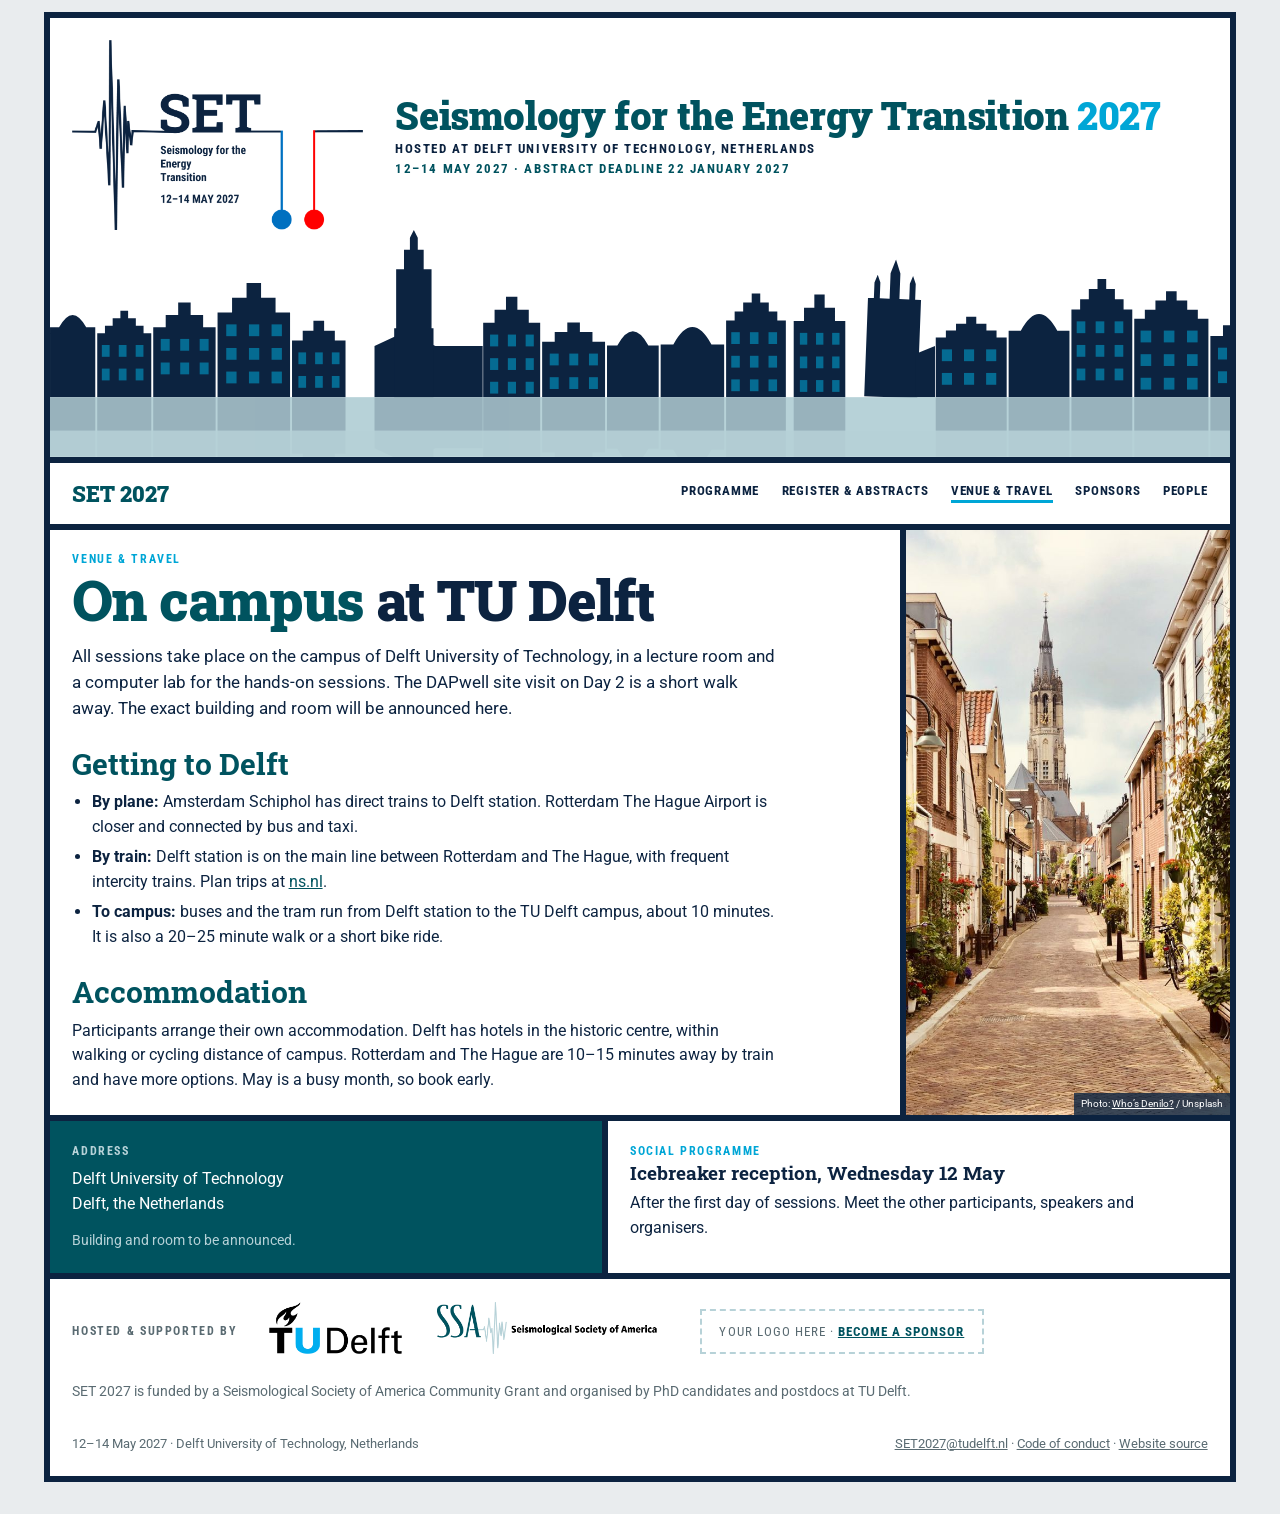
<file: venue.html>
<!doctype html>
<html lang="en">
<head>
<meta charset="utf-8">
<meta name="viewport" content="width=device-width, initial-scale=1, viewport-fit=cover">
<title>Venue & travel · SET 2027</title>
<meta name="description" content="Venue, travel and accommodation for the SET 2027 workshop on the TU Delft campus.">
<!-- HEAD:START -->
<link rel="preconnect" href="https://fonts.googleapis.com">
<link rel="preconnect" href="https://fonts.gstatic.com" crossorigin>
<link rel="stylesheet" href="https://fonts.googleapis.com/css2?family=Roboto+Slab:wght@400;700;900&family=Roboto+Condensed:wght@400;700&family=Roboto:wght@400;500&display=swap">
<link rel="stylesheet" href="assets/css/style.css">
<link rel="icon" href="assets/img/favicon.svg" type="image/svg+xml">
<!-- HEAD:END -->
</head>
<body>
<div class="page">
<div class="grid">
<!-- HEADER:START -->
<header class="cell full mast">
  <div class="name-block with-logo">
    <a class="logo" href="index.html"><img src="assets/img/set-logo.png" alt="SET, Seismology for the Energy Transition" width="1000" height="653"></a>
    <div class="mast-text">
      <a class="name" href="index.html">Seismology for the Energy Transition <span>2027</span></a>
      <div class="host">Hosted at Delft University of Technology, Netherlands</div>
      <div class="host when">12–14 May 2027 · Abstract deadline 22 January 2027</div>
    </div>
  </div>
  <svg class="skyline" viewBox="0 0 1200 230" role="img" aria-label="Delft skyline: canal houses with stepped gables, the Nieuwe Kerk spire and the leaning tower of the Oude Kerk, above a canal"></svg>
</header>
<nav class="cell full nav" aria-label="Main">
  <a class="home" href="index.html">SET 2027</a>
  <a class="link" href="programme.html">Programme</a>
  <a class="link" href="register.html">Register &amp; abstracts</a>
  <a class="link" href="venue.html" aria-current="page">Venue &amp; travel</a>
  <a class="link" href="sponsors.html">Sponsors</a>
  <a class="link" href="people.html">People</a>
</nav>
<!-- HEADER:END -->
<main style="display:contents">
<section class="cell span2 prose">
  <div class="k c">Venue &amp; travel</div>
  <h1 style="margin-top:.4rem">On campus <span>at TU Delft</span></h1>
  <p class="lede">All sessions take place on the campus of Delft University of Technology, in a lecture room and a computer lab for the hands-on sessions. The DAPwell site visit on Day 2 is a short walk away. The exact building and room will be announced here.</p>
  <h2>Getting to Delft</h2>
  <ul>
    <li><strong>By plane:</strong> Amsterdam Schiphol has direct trains to Delft station. Rotterdam The Hague Airport is closer and connected by bus and taxi.</li>
    <li><strong>By train:</strong> Delft station is on the main line between Rotterdam and The Hague, with frequent intercity trains. Plan trips at <a href="https://www.ns.nl/en">ns.nl</a>.</li>
    <li><strong>To campus:</strong> buses and the tram run from Delft station to the TU Delft campus, about 10 minutes. It is also a 20–25 minute walk or a short bike ride.</li>
  </ul>
  <h2>Accommodation</h2>
  <p>Participants arrange their own accommodation. Delft has hotels in the historic centre, within walking or cycling distance of campus. Rotterdam and The Hague are 10–15 minutes away by train and have more options. May is a busy month, so book early.</p>
</section>
<figure class="cell photo">
  <img src="assets/img/delft-street.jpg" alt="Brick street in Delft leading to the Nieuwe Kerk" width="800" height="1067" loading="lazy">
  <figcaption>Photo: <a href="https://unsplash.com/photos/no-people-at-the-pathway-towards-white-concrete-church-aU9eXkfVxqw">Who’s Denilo?</a> / Unsplash</figcaption>
</figure>
<section class="cell teal">
  <div class="k" style="color:var(--mist)">Address</div>
  <p style="margin-top:.6rem">Delft University of Technology<br>Delft, the Netherlands</p>
  <p class="small">Building and room to be announced.</p>
</section>
<section class="cell span2">
  <div class="k c">Social programme</div>
  <h3 style="margin-top:.3rem">Icebreaker reception, Wednesday 12 May</h3>
  <p style="margin-top:.4rem">After the first day of sessions. Meet the other participants, speakers and organisers.</p>
</section>
</main>
<!-- FOOTER:START -->
<footer class="cell full spon" id="sponsors-strip">
  <div class="k">Hosted &amp; supported by</div>
  <div class="logos">
    <a href="https://www.tudelft.nl/en/" rel="noopener"><img src="assets/img/tudelft-logo.png" alt="Delft University of Technology" width="133" height="52"></a>
    <a href="https://www.seismosoc.org/" rel="noopener"><img src="assets/img/ssa-logo.png" alt="Seismological Society of America" width="229" height="52"></a>
    <div class="slot-logo">Your logo here · <a href="sponsors.html">become a sponsor</a></div>
  </div>
  <p class="small full" style="grid-column:1/-1">SET 2027 is funded by a Seismological Society of America Community Grant and organised by PhD candidates and postdocs at TU Delft.</p>
  <div class="foot" style="grid-column:1/-1">
    <span>12–14 May 2027 · Delft University of Technology, Netherlands</span>
    <span><a href="mailto:SET2027@tudelft.nl">SET2027@tudelft.nl</a> · <a href="code-of-conduct.html">Code of conduct</a> · <a href="https://github.com/davidn182/Seismology-for-the-Energy-Transition">Website source</a></span>
  </div>
</footer>
<!-- FOOTER:END -->
</div>
</div>
<script src="assets/js/site.js"></script>
</body>
</html>
</file>
<file: assets/css/style.css>
/* SET 2027 website
   Layout: a Mondrian-style grid of cells separated by dark-blue lines.
   Palette: SSA teal and mist, TU Delft cyan and dark blue. */
:root{
  --teal:#00535f;
  --mist:#b7d2d8;
  --cyan:#00a6d6;
  --navy:#0c2340;
  --paper:#ffffff;
  --mute:#5a6b72;
  --line:6px;
  --f-disp:"Roboto Slab",Rockwell,Georgia,serif;
  --f-cond:"Roboto Condensed","Arial Narrow",Arial,sans-serif;
  --f-body:"Roboto",Arial,Helvetica,sans-serif;
}
*,*::before,*::after{box-sizing:border-box}
html{background:#e9ecee}
body{margin:0;background:#e9ecee;color:var(--navy);font-family:var(--f-body);font-size:16px;line-height:1.55;-webkit-font-smoothing:antialiased}
img{max-width:100%}
a{color:var(--teal)}
a:focus-visible,button:focus-visible{outline:3px solid var(--cyan);outline-offset:2px}

.page{max-width:76rem;margin:0 auto;padding-left:max(12px,env(safe-area-inset-left,0px));padding-right:max(12px,env(safe-area-inset-right,0px));padding-block:12px 32px}
.grid{display:grid;gap:var(--line);background:var(--navy);border:var(--line) solid var(--navy);grid-template-columns:1.7fr .9fr 1fr}
.cell{background:var(--paper);padding:1.4rem;min-width:0}
.full{grid-column:1/-1}
.span2{grid-column:span 2}
.teal{background:var(--teal);color:#fff}
.cyan{background:var(--cyan);color:#fff}
.mist{background:var(--mist);color:var(--navy)}
.navyc{background:var(--navy);color:#fff}
.teal a,.cyan a,.navyc a{color:#fff}

/* labels and type */
.k{font:700 .72rem var(--f-cond);letter-spacing:.14em;text-transform:uppercase}
.k.c{color:var(--cyan)}
.v{font:700 1.9rem/1.05 var(--f-disp);margin-top:.3rem}
h1,h2,h3{font-family:var(--f-disp);text-wrap:balance;margin:0}
h1{font-weight:900;font-size:clamp(2rem,4.6vw,3.5rem);line-height:.98;letter-spacing:-.02em;color:var(--teal)}
h1 span{color:var(--navy)}
h2{font-weight:700;font-size:clamp(1.4rem,2.6vw,1.9rem);line-height:1.1;color:var(--teal)}
h3{font-weight:700;font-size:1.2rem;line-height:1.15}
p{margin:0 0 .8rem}
p:last-child{margin-bottom:0}
.lede{font-size:1.05rem;max-width:38rem;margin-top:1rem}
.prose>*{max-width:44rem}
.prose h2{margin:1.6rem 0 .6rem}
.prose h2:first-child{margin-top:0}
.prose ul,.prose ol{padding-left:1.2rem;margin:0 0 .9rem}
.prose li{margin-bottom:.35rem}
.small{font-size:.85rem;color:var(--mute)}
.teal .small,.cyan .small,.navyc .small{color:var(--mist)}

/* masthead: name + Delft skyline */
.mast{padding:0}
.mast .name-block{padding:1.4rem 1.4rem 0;display:flex;flex-direction:column;gap:.35rem}
.mast .name{font:900 clamp(1.4rem,3.6vw,2.4rem)/1.05 var(--f-disp);color:var(--teal);letter-spacing:-.01em;text-decoration:none;text-wrap:balance}
.mast .name span{color:var(--cyan)}
.mast .host{font:700 .8rem var(--f-cond);letter-spacing:.12em;text-transform:uppercase}
.mast svg{display:block;width:100%;height:auto}
.mast .sky{fill:var(--paper)}.mast .sil{fill:var(--navy)}.mast .water{fill:var(--mist)}.mast .refl{fill:var(--navy);opacity:.18}.mast .win{fill:var(--cyan)}

/* nav */
.nav{display:flex;flex-wrap:wrap;gap:.4rem 1.4rem;align-items:center;padding-block:1rem}
.nav .home{font:900 1.35rem var(--f-disp);color:var(--teal);margin-right:auto;text-decoration:none}
.nav a.link{font:700 .82rem var(--f-cond);text-transform:uppercase;letter-spacing:.06em;color:var(--navy);text-decoration:none;border-bottom:3px solid transparent;padding-bottom:2px}
.nav a.link:hover{border-bottom-color:var(--mist)}
.nav a.link[aria-current="page"]{border-bottom-color:var(--cyan)}

/* buttons */
.btn{display:inline-block;background:var(--teal);color:#fff;padding:.7rem 1rem;font:700 .85rem var(--f-cond);text-transform:uppercase;letter-spacing:.06em;text-decoration:none;border:0}
.btn:hover{background:var(--navy)}
.btn.inv{background:#fff;color:var(--teal)}
.btn.inv:hover{background:var(--mist)}
.btn.pending{background:var(--mist);color:var(--navy);cursor:default}

/* hero */
.hero h1{margin-top:.4rem;font-size:clamp(1.55rem,2.8vw,2.25rem);line-height:1.1;letter-spacing:-.01em}
.photo{margin:0;padding:0;position:relative;min-height:22rem}
.photo img{position:absolute;inset:0;width:100%;height:100%;object-fit:cover;object-position:50% 30%}
.photo figcaption{position:absolute;right:0;bottom:0;background:#0c2340cc;color:#fff;font-size:.65rem;padding:.2rem .45rem}
.photo figcaption a{color:#fff}

/* stepped-gable house cell */
.gable{background:var(--navy);padding:0;display:flex}
.house{flex:1;background-color:var(--teal);color:#fff;padding:7.6rem 1.4rem 1.4rem;display:flex;flex-direction:column;justify-content:flex-end;gap:1rem;position:relative;
  background-image:linear-gradient(90deg,#ffffff1f 2px,transparent 2px),linear-gradient(#ffffff1f 2px,transparent 2px);background-size:46px 46px;background-position:-2px -2px;
  clip-path:polygon(0 100%,0 104px,14% 104px,14% 78px,26% 78px,26% 52px,38% 52px,38% 26px,44% 26px,44% 0,56% 0,56% 26px,62% 26px,62% 52px,74% 52px,74% 78px,86% 78px,86% 104px,100% 104px,100% 100%)}
.house::before{content:"";position:absolute;left:50%;top:34px;width:28px;height:40px;transform:translateX(-50%);background:var(--mist);opacity:.55}
.house>*{position:relative}
.house .k{color:var(--mist)}
.house .btn{align-self:flex-start}

/* day cards */
.day h3{margin:.35rem 0 .45rem}
.day p{font-size:.92rem}
.day a.more{display:inline-block;margin-top:.6rem;font:700 .78rem var(--f-cond);text-transform:uppercase;letter-spacing:.06em}

/* figures */
.fig{margin:0;padding:0}
.fig img{display:block;width:100%;height:auto}
.fig figcaption{display:flex;flex-wrap:wrap;justify-content:space-between;gap:.2rem 1rem;padding:.55rem 1rem;font-size:.72rem;color:var(--mute);border-top:1px solid var(--mist)}
.fig figcaption a{color:inherit}

/* programme */
.slots{list-style:none;margin:0;padding:0;display:flex;flex-direction:column}
.slot{display:grid;grid-template-columns:3.4rem 1fr;gap:.8rem;padding:.6rem 0;border-top:1px solid var(--mist)}
.slot:first-child{border-top:0}
.slot time{font:700 .82rem var(--f-cond);font-variant-numeric:tabular-nums;padding-top:.15rem;color:var(--mute)}
.slot .t{font:700 1rem/1.25 var(--f-disp)}
.slot .s{font-size:.86rem;color:var(--mute);margin-top:.15rem}
.slot.brk .t{font:400 .92rem var(--f-body);color:var(--mute)}
.slot.key .t{color:var(--teal)}
.dayhead{display:flex;flex-direction:column;gap:.3rem}

/* facts list */
.facts{display:grid;grid-template-columns:repeat(auto-fit,minmax(12rem,1fr));gap:1.2rem 1.6rem}
.facts div{min-width:0}

/* people */
.people{display:grid;grid-template-columns:repeat(auto-fill,minmax(14rem,1fr));gap:var(--line);background:var(--navy)}
.person{background:var(--paper);padding:1.1rem;display:flex;gap:.9rem;align-items:center;min-width:0}
.avatar{flex:none;width:3.2rem;height:3.2rem;display:grid;place-items:center;font:700 1.05rem var(--f-disp);color:#fff;background:var(--teal)}
.person:nth-child(4n+2) .avatar{background:var(--cyan)}
.person:nth-child(4n+3) .avatar{background:var(--mist);color:var(--navy)}
.person:nth-child(4n+4) .avatar{background:var(--navy)}
.person .nm{font:700 1rem/1.2 var(--f-disp)}
.person .rl{font-size:.82rem;color:var(--mute)}

/* sponsors footer */
.spon{display:grid;grid-template-columns:auto 1fr;gap:1.2rem 2rem;align-items:center}
.spon .k{color:var(--mute)}
.logos{display:flex;flex-wrap:wrap;gap:1rem 2.2rem;align-items:center}
.logos img{height:52px;width:auto}
.slot-logo{border:2px dashed var(--mist);color:var(--mute);font:400 .8rem var(--f-cond);padding:.8rem 1.1rem;text-transform:uppercase;letter-spacing:.08em}
.slot-logo a{color:var(--teal);font-weight:700}
.foot{display:flex;flex-wrap:wrap;justify-content:space-between;gap:.4rem 1.4rem;font-size:.8rem;color:var(--mute)}
.foot a{color:var(--mute)}

.tbc{display:inline-block;font:700 .66rem var(--f-cond);letter-spacing:.1em;text-transform:uppercase;background:var(--mist);color:var(--navy);padding:.1rem .4rem;vertical-align:middle}

@media (max-width:800px){
  .grid{grid-template-columns:1fr}
  .span2,.full{grid-column:auto}
  .photo{min-height:0;aspect-ratio:4/3}
  .spon{grid-template-columns:1fr}
}
@media (prefers-reduced-motion:reduce){*{animation:none!important;transition:none!important}}
.grid.even{grid-template-columns:repeat(3,minmax(0,1fr))}
@media (max-width:800px){.grid.even{grid-template-columns:1fr}}
/* text mark for TU Delft until the official logo file is added */
.org-text{display:flex;flex-direction:column;line-height:1.05;text-decoration:none;color:var(--navy);font:400 .8rem var(--f-body);border-left:6px solid var(--cyan);padding-left:.6rem}
.org-text span{font:900 1.45rem var(--f-disp);color:var(--cyan)}
/* home hero: gable house above a geothermal doublet cross-section */
.house.geo{padding-bottom:0}
.house.geo .btn{margin-bottom:1.2rem}
.subsurface{display:block;width:calc(100% + 2.8rem);margin:0 -1.4rem;height:auto;position:relative}
/* masthead with SET logo */
.mast .name-block.with-logo{flex-direction:row;align-items:center;gap:1rem 2rem;flex-wrap:wrap}
.mast .logo{flex:none;display:block}
.mast .logo img{display:block;height:clamp(110px,16vw,190px);width:auto}
.mast .mast-text{display:flex;flex-direction:column;gap:.35rem;min-width:0;flex:1 1 18rem}
.mast .host.when{color:var(--teal)}
</file>
